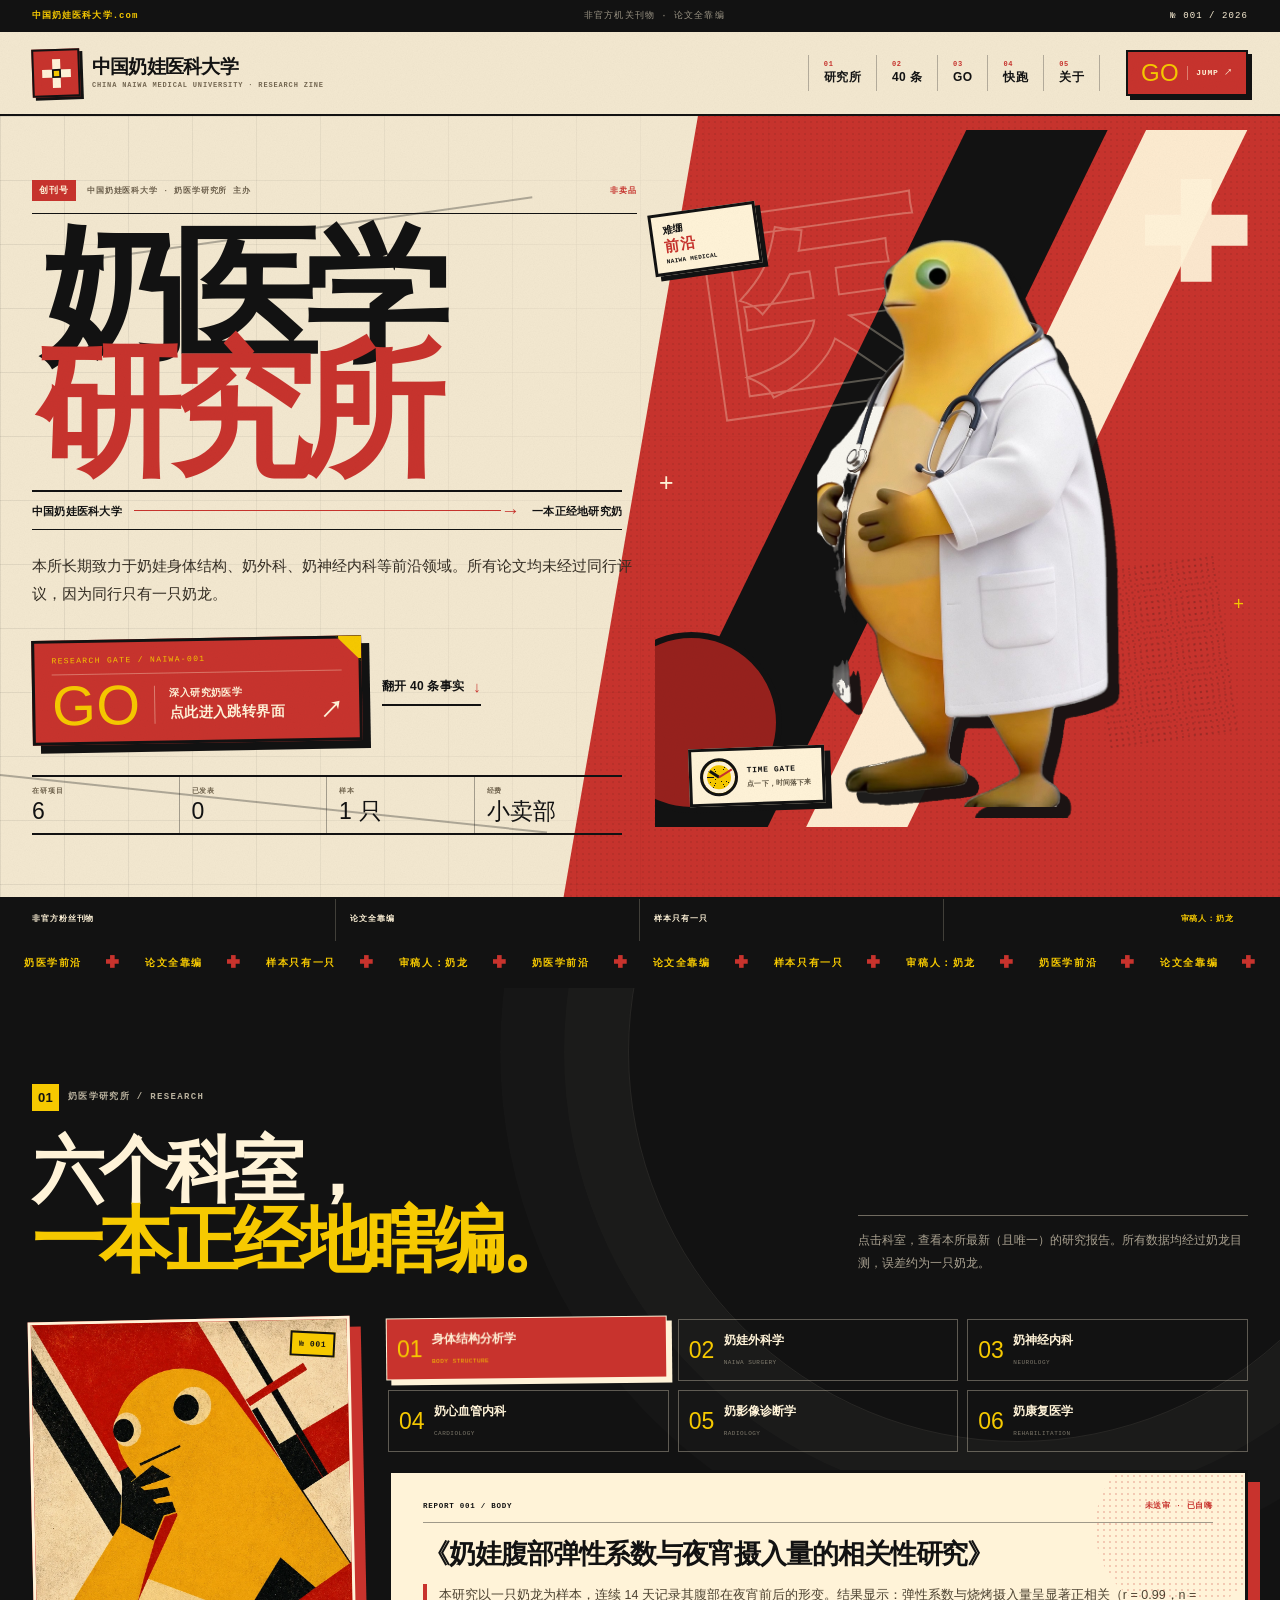
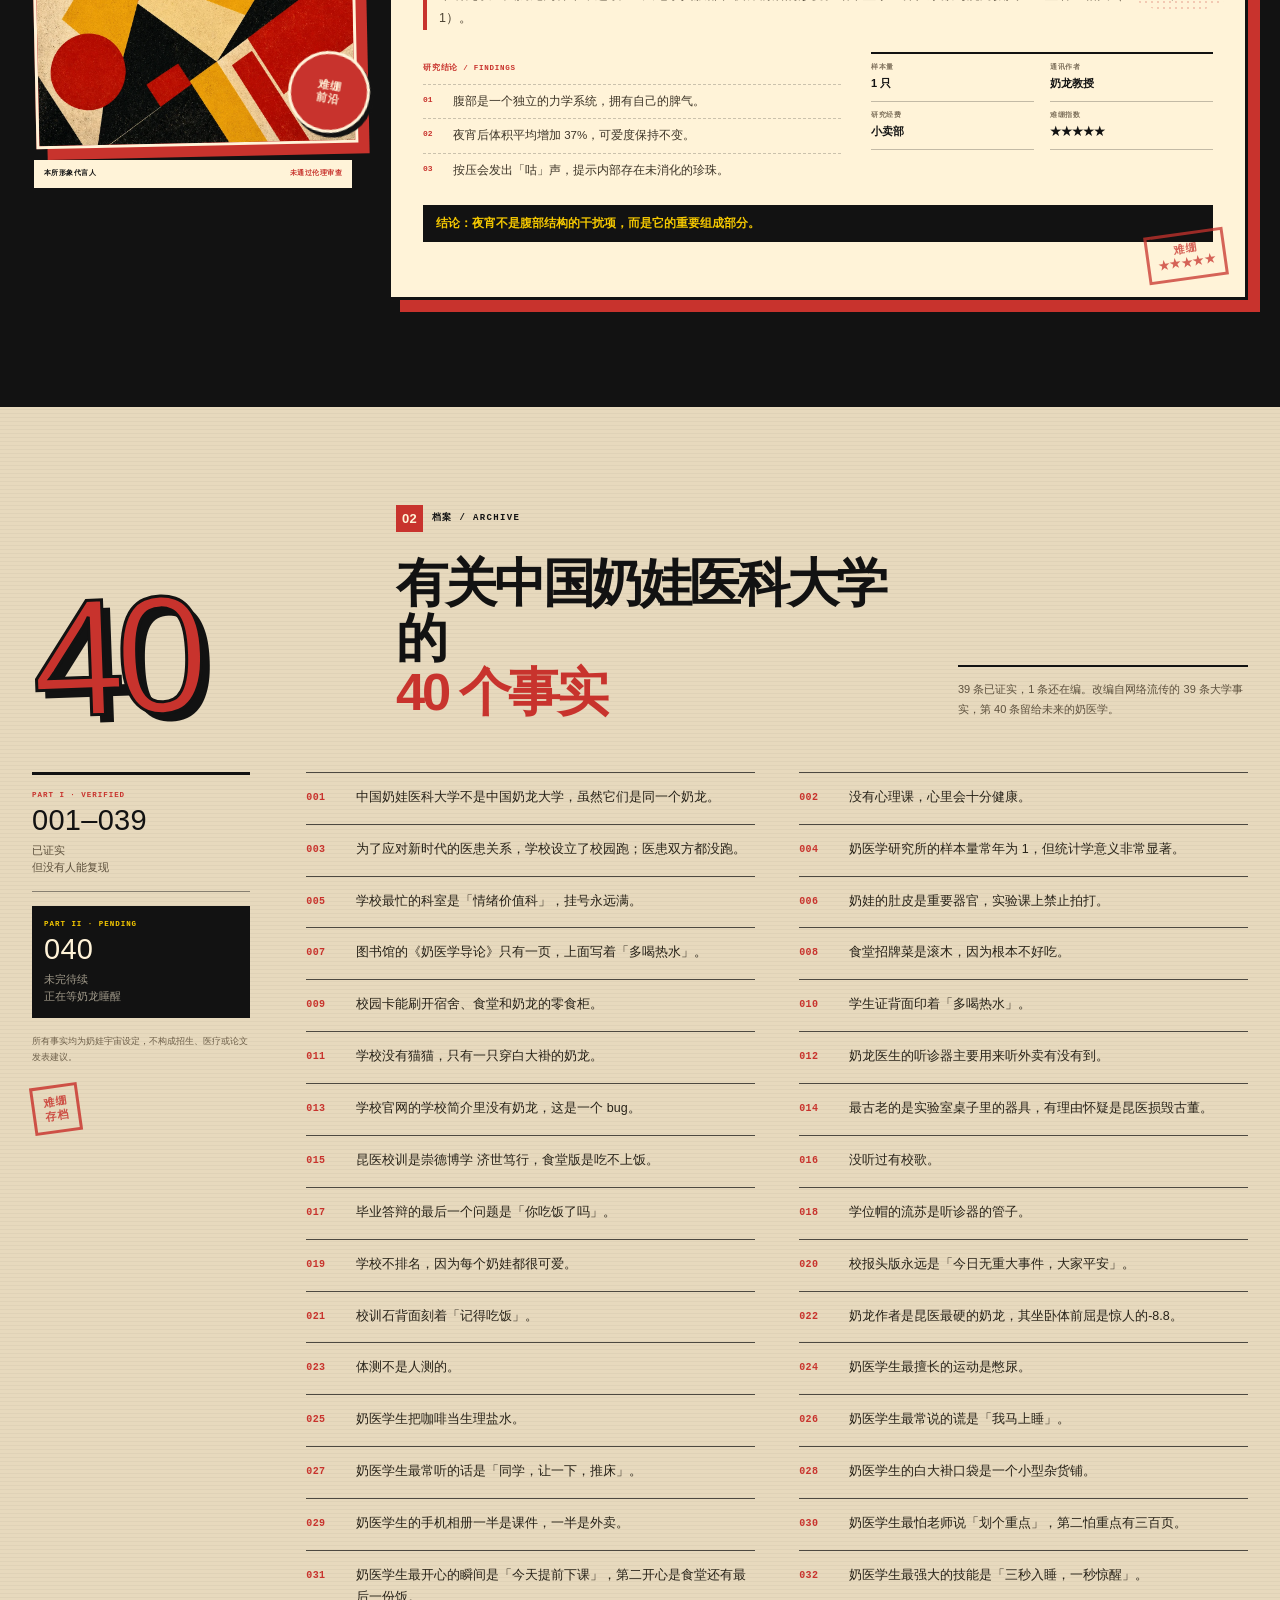
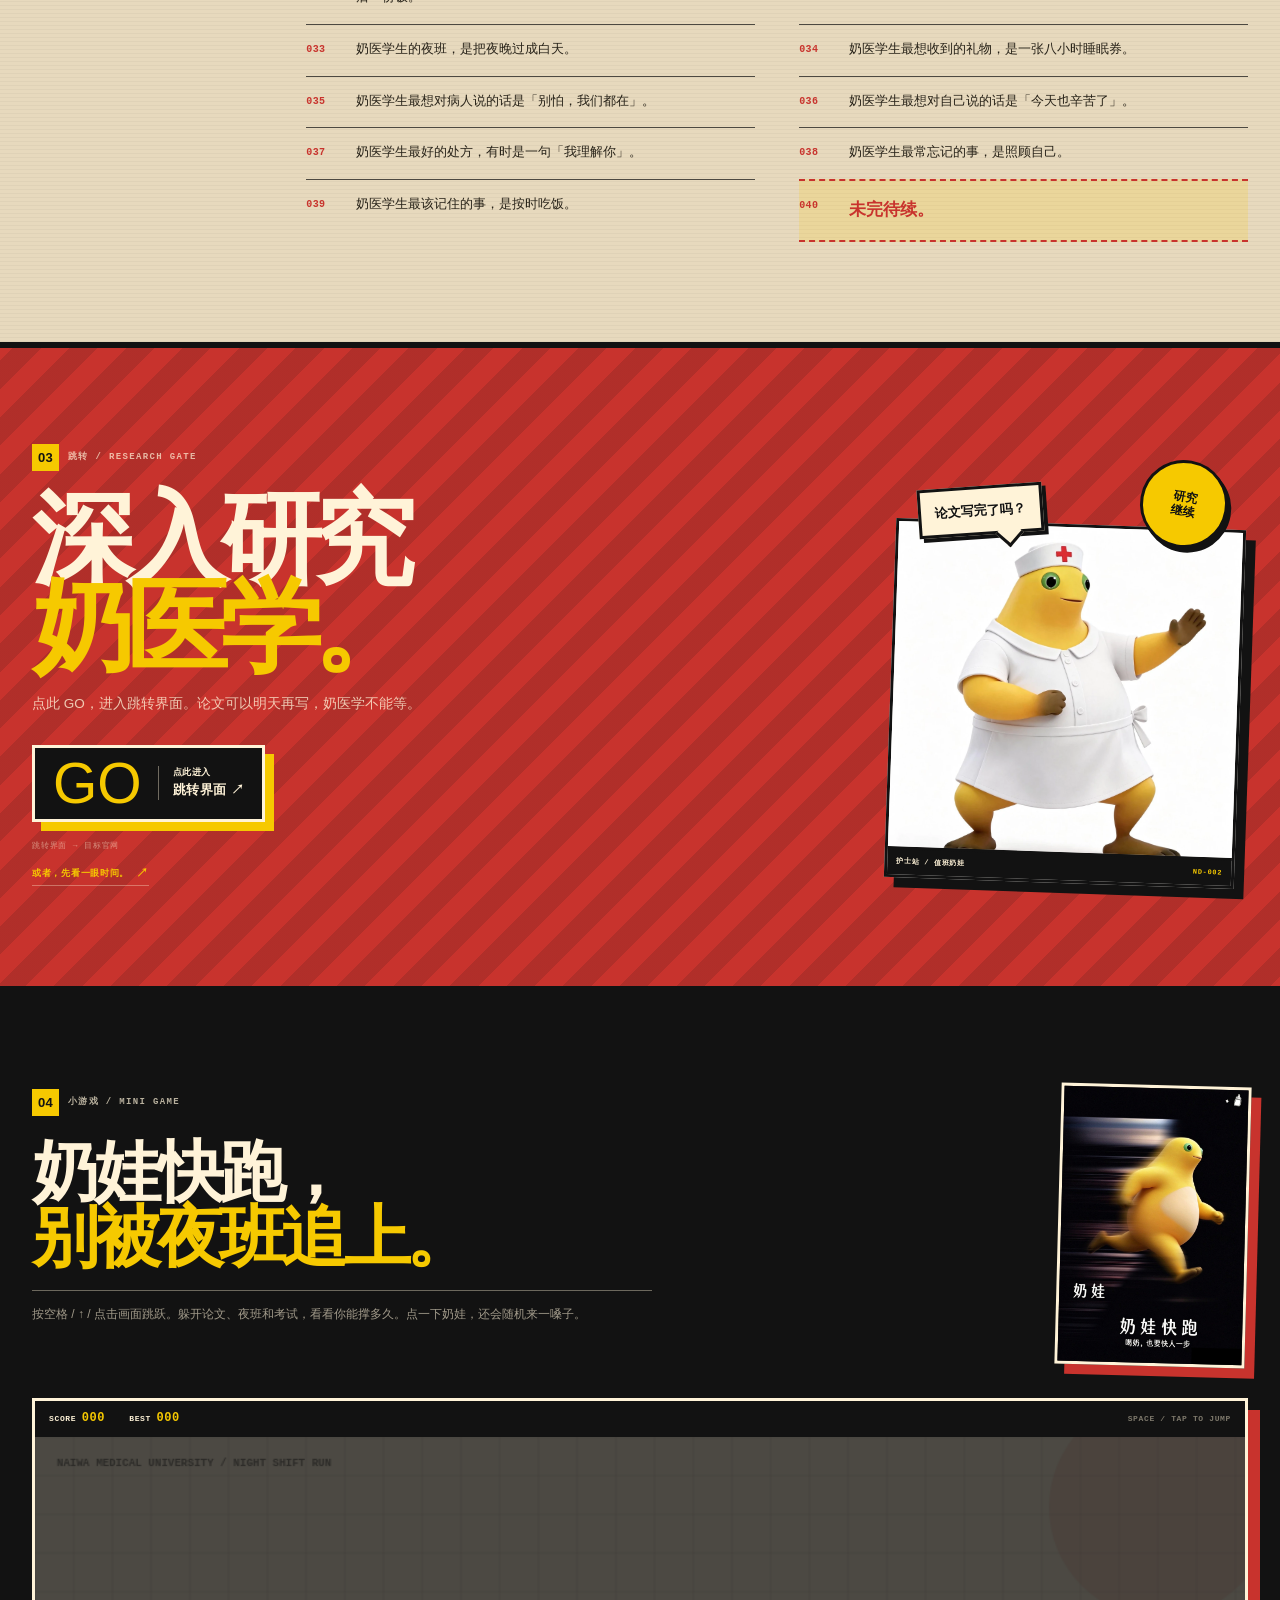
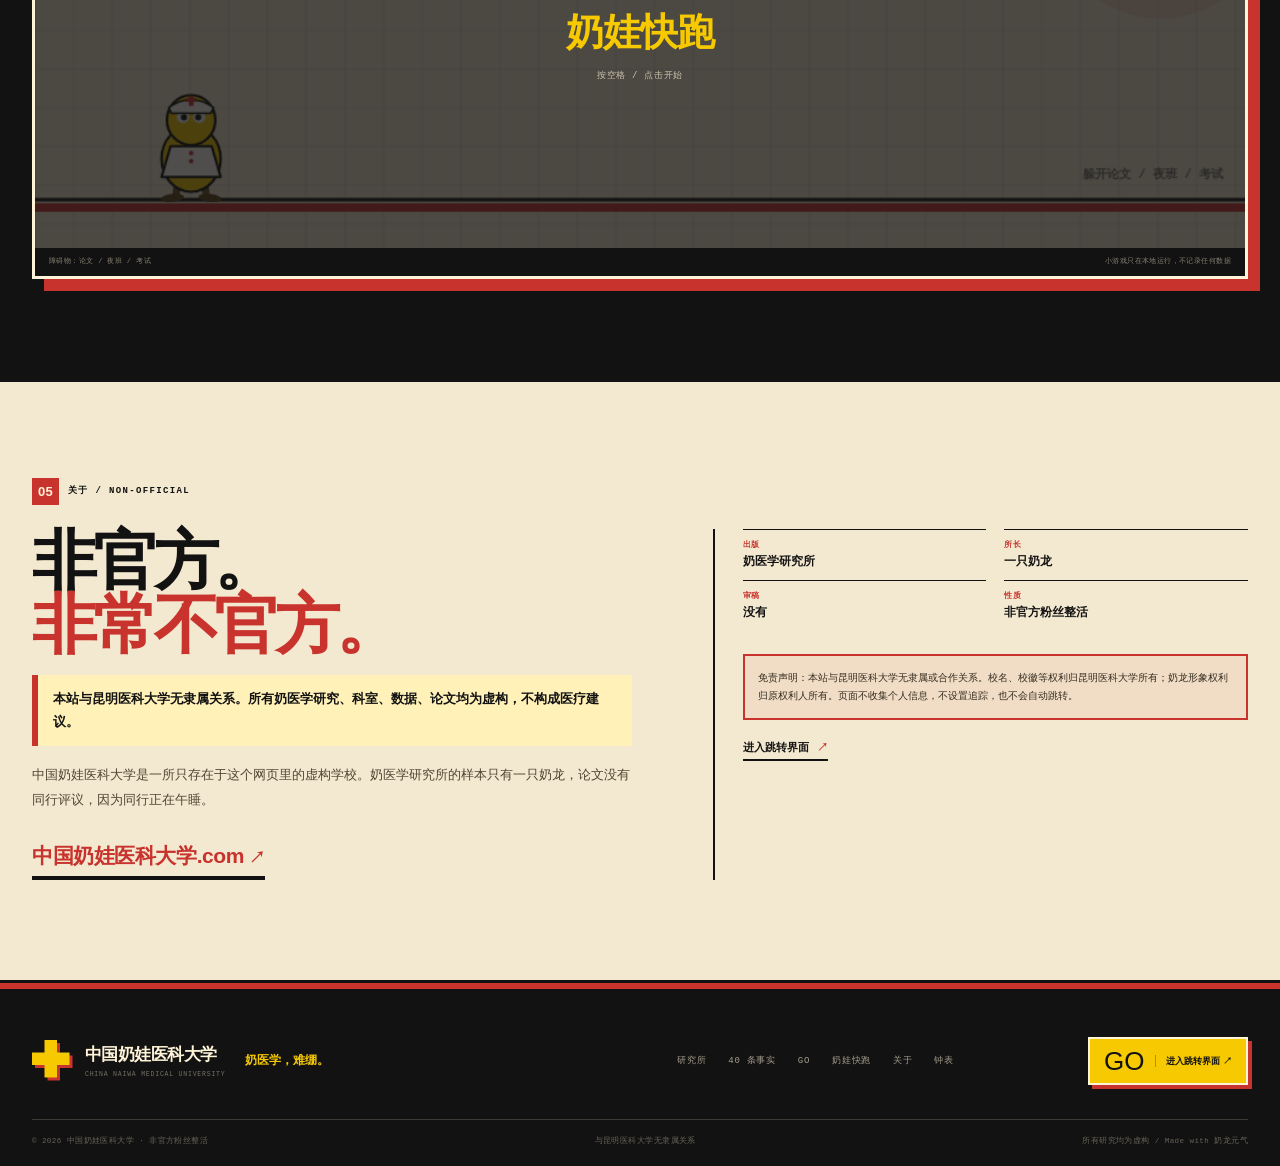
<file: index.html>
<!DOCTYPE html>
<html lang="zh-CN">
<head>
  <meta charset="UTF-8">
  <meta name="viewport" content="width=device-width, initial-scale=1.0">
  <title>中国奶娃医科大学｜奶医学研究所</title>
  <meta name="description" content="中国奶娃医科大学奶医学研究所：身体结构分析学、奶娃外科学、奶神经内科等六个科室，论文全靠编，样本只有一只奶龙。">
  <meta name="theme-color" content="#C8332D">
  <link rel="canonical" href="https://xn--fiq06jptdmvcilg2ac5e371h.com/">
  <meta property="og:type" content="website">
  <meta property="og:title" content="中国奶娃医科大学｜奶医学研究所">
  <meta property="og:description" content="六个科室，一本正经地瞎编。所有论文均未经过同行评议，因为同行只有一只奶龙。">
  <meta property="og:url" content="https://xn--fiq06jptdmvcilg2ac5e371h.com/">
  <meta property="og:site_name" content="中国奶娃医科大学">
  <meta property="og:image" content="https://xn--fiq06jptdmvcilg2ac5e371h.com/assets/og-cover.jpg">
  <meta property="og:image:width" content="1200">
  <meta property="og:image:height" content="630">
  <meta property="og:image:alt" content="中国奶娃医科大学奶医学研究所">
  <meta property="og:locale" content="zh_CN">
  <meta name="twitter:card" content="summary_large_image">
  <meta name="twitter:title" content="中国奶娃医科大学｜奶医学研究所">
  <meta name="twitter:description" content="六个科室，一本正经地瞎编。样本只有一只奶龙。">
  <meta name="twitter:image" content="https://xn--fiq06jptdmvcilg2ac5e371h.com/assets/og-cover.jpg">
  <link rel="icon" href="assets/favicon.svg" type="image/svg+xml">
  <link rel="preload" href="assets/naiwa-doctor.png" as="image" type="image/png">
  <link rel="stylesheet" href="styles.css?v=20261118b">
  <link rel="stylesheet" href="timegate.css?v=20261118b">
  <link rel="preload" href="assets/timegate/fair.webp" as="image" type="image/webp">
  <link rel="preload" href="assets/timegate/pop.webp" as="image" type="image/webp">
  <link rel="preload" href="assets/timegate/lying.webp" as="image" type="image/webp">
  <link rel="preload" href="assets/timegate/sitting.webp" as="image" type="image/webp">
</head>
<body>
  <a class="skip-link" href="#main">跳到主要内容</a>
  <div class="print-grain" aria-hidden="true"></div>

  <div class="intro-wipe" aria-hidden="true">
    <span class="wipe-panel wipe-panel--black"></span>
    <span class="wipe-panel wipe-panel--red"></span>
    <span class="wipe-panel wipe-panel--cream"></span>
    <div class="wipe-copy">NAIWA MEDICAL<br>RESEARCH INSTITUTE</div>
  </div>

  <div class="masthead-strip">
    <div class="container strip-inner">
      <span class="strip-domain">中国奶娃医科大学.com</span>
      <span class="strip-mid">非官方机关刊物 · 论文全靠编</span>
      <span>№ 001 / 2026</span>
    </div>
  </div>

  <header class="masthead" id="top">
    <div class="container masthead-inner">
      <a class="brand" href="#top" aria-label="中国奶娃医科大学首页">
        <span class="brand-mark" aria-hidden="true">
          <svg viewBox="0 0 48 48">
            <path d="M24 8v32M8 24h32" fill="none" stroke="#FFF3D8" stroke-width="9"/>
            <rect x="20" y="20" width="8" height="8" fill="#F6C900" stroke="#121212" stroke-width="2"/>
          </svg>
        </span>
        <span class="brand-copy">
          <strong>中国奶娃医科大学</strong>
          <small>CHINA NAIWA MEDICAL UNIVERSITY · RESEARCH ZINE</small>
        </span>
      </a>

      <nav class="nav" aria-label="主导航">
        <a href="#research"><span>01</span>研究所</a>
        <a href="#facts"><span>02</span>40 条</a>
        <a href="#go"><span>03</span>GO</a>
        <a href="#game"><span>04</span>快跑</a>
        <a href="#about"><span>05</span>关于</a>
      </nav>

      <div class="masthead-actions">
        <a class="go-head" href="exit.html" data-go aria-label="GO，进入跳转界面">
          <span>GO</span>
          <small>JUMP ↗</small>
        </a>
        <button class="menu-toggle" type="button" aria-expanded="false" aria-controls="mobileMenu">
          <span></span><span></span><span></span>
          <span class="sr-only">打开菜单</span>
        </button>
      </div>
    </div>

    <div class="mobile-menu" id="mobileMenu">
      <div class="container">
        <nav aria-label="移动端导航">
          <a href="#research"><span>01</span>研究所 <b>↗</b></a>
          <a href="#facts"><span>02</span>40 条事实 <b>↗</b></a>
          <a href="#go"><span>03</span>GO <b>↗</b></a>
          <a href="#game"><span>04</span>奶娃快跑 <b>↗</b></a>
          <a href="#about"><span>05</span>关于 <b>↗</b></a>
        </nav>
        <p class="mobile-note">非官方粉丝整活站 · 所有研究均为虚构</p>
      </div>
    </div>
  </header>

  <main id="main">
    <section class="poster" aria-labelledby="posterTitle">
      <div class="poster-wedge" aria-hidden="true"></div>
      <div class="poster-grid-lines" aria-hidden="true"></div>
      <div class="poster-rule poster-rule--one" aria-hidden="true"></div>
      <div class="poster-rule poster-rule--two" aria-hidden="true"></div>

      <div class="container poster-grid">
        <div class="poster-copy">
          <div class="issue-line">
            <span class="issue-tag">创刊号</span>
            <span>中国奶娃医科大学 · 奶医学研究所 主办</span>
            <span class="issue-nonfree">非卖品</span>
          </div>

          <h1 id="posterTitle">
            <span class="line">奶医学</span>
            <span class="line line-red">研究所<span class="title-dot">。</span></span>
          </h1>

          <div class="route-line">
            <span>中国奶娃医科大学</span>
            <span class="route-arrow" aria-hidden="true"><i></i><b>→</b></span>
            <span>一本正经地研究奶</span>
          </div>

          <p class="lede">本所长期致力于奶娃身体结构、奶外科、奶神经内科等前沿领域。所有论文均未经过同行评议，因为同行只有一只奶龙。</p>

          <div class="hero-actions">
            <a class="launch" href="exit.html" data-go aria-label="GO，深入研究奶医学并进入跳转界面">
              <span class="launch-tag">RESEARCH GATE / NAIWA-001</span>
              <span class="launch-main">
                <b>GO</b>
                <span>深入研究奶医学<br><strong>点此进入跳转界面</strong></span>
              </span>
              <span class="launch-arrow" aria-hidden="true">↗</span>
            </a>
            <a class="text-cta" href="#facts">翻开 40 条事实 <span aria-hidden="true">↓</span></a>
          </div>

          <dl class="school-data">
            <div><dt>在研项目</dt><dd>6</dd></div>
            <div><dt>已发表</dt><dd>0</dd></div>
            <div><dt>样本</dt><dd>1 只</dd></div>
            <div><dt>经费</dt><dd>小卖部</dd></div>
          </dl>
        </div>

        <div class="poster-art">
          <div class="art-geometry" aria-hidden="true">
            <span class="geo geo--black"></span>
            <span class="geo geo--cream"></span>
            <span class="geo geo--circle"></span>
            <span class="geo geo--cross"></span>
            <span class="geo geo--glyph">医</span>
            <span class="geo geo--dots"></span>
          </div>

          <div class="art-stamp" aria-hidden="true">难绷<br><b>前沿</b><small>NAIWA MEDICAL</small></div>

          <img class="doctor-cutout" src="assets/naiwa-doctor.png" alt="穿白大褂、挂听诊器的奶娃医生" width="611" height="1190" data-naiwa-sound tabindex="0" role="button" aria-label="点击奶娃医生播放声音" title="点一下，有声音">

          <button class="time-emblem" type="button" data-timegate aria-label="打开时间门">
            <span class="time-emblem__clock" aria-hidden="true"></span>
            <span class="time-emblem__copy"><b>TIME GATE</b><small>点一下，时间落下来</small></span>
          </button>
          <span class="art-plus art-plus--one" aria-hidden="true">+</span>
          <span class="art-plus art-plus--two" aria-hidden="true">+</span>
        </div>
      </div>

      <div class="poster-foot">
        <div class="container">
          <span>非官方粉丝刊物</span>
          <span>论文全靠编</span>
          <span>样本只有一只</span>
          <span class="poster-foot-last">审稿人：奶龙</span>
        </div>
      </div>
    </section>

    <div class="banner" aria-hidden="true">
      <div class="banner-track">
        <span>奶医学前沿</span><i>✚</i><span>论文全靠编</span><i>✚</i><span>样本只有一只</span><i>✚</i><span>审稿人：奶龙</span><i>✚</i>
        <span>奶医学前沿</span><i>✚</i><span>论文全靠编</span><i>✚</i><span>样本只有一只</span><i>✚</i><span>审稿人：奶龙</span><i>✚</i>
        <span>奶医学前沿</span><i>✚</i><span>论文全靠编</span><i>✚</i><span>样本只有一只</span><i>✚</i><span>审稿人：奶龙</span><i>✚</i>
      </div>
      <p class="sr-only">奶医学前沿，论文全靠编，样本只有一只，审稿人是奶龙。</p>
    </div>

    <section class="research" id="research" aria-labelledby="researchTitle">
      <div class="container">
        <div class="research-head">
          <div>
            <div class="section-tag section-tag--light"><span>01</span> 奶医学研究所 / RESEARCH</div>
            <h2 id="researchTitle">六个科室，<br><em>一本正经地瞎编。</em></h2>
          </div>
          <p>点击科室，查看本所最新（且唯一）的研究报告。所有数据均经过奶龙目测，误差约为一只奶龙。</p>
        </div>

        <div class="research-grid">
          <aside class="research-poster">
            <div class="poster-frame">
              <img src="assets/constructivist-illustration.webp" alt="构成主义风格的奶娃研究所海报" width="1000" height="1333">
              <span class="poster-corner" aria-hidden="true">№ 001</span>
            </div>
            <div class="poster-caption">
              <span>本所形象代言人</span>
              <b>未通过伦理审查</b>
            </div>
            <span class="poster-stamp" aria-hidden="true">难绷<br>前沿</span>
          </aside>

          <div class="research-main">
            <div class="lab-tabs" role="tablist" aria-label="奶医学研究所科室">
              <button class="lab-tab is-active" id="tab-body" role="tab" aria-selected="true" aria-controls="panel-body" data-lab="body">
                <span>01</span><strong>身体结构分析学</strong><small>BODY STRUCTURE</small>
              </button>
              <button class="lab-tab" id="tab-surgery" role="tab" aria-selected="false" aria-controls="panel-surgery" data-lab="surgery" tabindex="-1">
                <span>02</span><strong>奶娃外科学</strong><small>NAIWA SURGERY</small>
              </button>
              <button class="lab-tab" id="tab-neuro" role="tab" aria-selected="false" aria-controls="panel-neuro" data-lab="neuro" tabindex="-1">
                <span>03</span><strong>奶神经内科</strong><small>NEUROLOGY</small>
              </button>
              <button class="lab-tab" id="tab-cardio" role="tab" aria-selected="false" aria-controls="panel-cardio" data-lab="cardio" tabindex="-1">
                <span>04</span><strong>奶心血管内科</strong><small>CARDIOLOGY</small>
              </button>
              <button class="lab-tab" id="tab-radio" role="tab" aria-selected="false" aria-controls="panel-radio" data-lab="radio" tabindex="-1">
                <span>05</span><strong>奶影像诊断学</strong><small>RADIOLOGY</small>
              </button>
              <button class="lab-tab" id="tab-rehab" role="tab" aria-selected="false" aria-controls="panel-rehab" data-lab="rehab" tabindex="-1">
                <span>06</span><strong>奶康复医学</strong><small>REHABILITATION</small>
              </button>
            </div>

            <div class="lab-panels">
              <article class="lab-panel is-active" id="panel-body" role="tabpanel" aria-labelledby="tab-body" tabindex="0" data-panel="body">
                <div class="lab-top"><span>REPORT 001 / BODY</span><b>未送审 · 已自嗨</b></div>
                <h3>《奶娃腹部弹性系数与夜宵摄入量的相关性研究》</h3>
                <p class="lab-abstract">本研究以一只奶龙为样本，连续 14 天记录其腹部在夜宵前后的形变。结果显示：弹性系数与烧烤摄入量呈显著正相关（r = 0.99，n = 1）。</p>
                <div class="lab-body">
                  <div class="lab-findings">
                    <h4>研究结论 / FINDINGS</h4>
                    <ol>
                      <li>腹部是一个独立的力学系统，拥有自己的脾气。</li>
                      <li>夜宵后体积平均增加 37%，可爱度保持不变。</li>
                      <li>按压会发出「咕」声，提示内部存在未消化的珍珠。</li>
                    </ol>
                  </div>
                  <dl class="lab-meta">
                    <div><dt>样本量</dt><dd>1 只</dd></div>
                    <div><dt>通讯作者</dt><dd>奶龙教授</dd></div>
                    <div><dt>研究经费</dt><dd>小卖部</dd></div>
                    <div><dt>难绷指数</dt><dd>★★★★★</dd></div>
                  </dl>
                </div>
                <div class="lab-conclusion">结论：夜宵不是腹部结构的干扰项，而是它的重要组成部分。</div>
                <span class="lab-stamp" aria-hidden="true">难绷<br>★★★★★</span>
              </article>

              <article class="lab-panel" id="panel-surgery" role="tabpanel" aria-labelledby="tab-surgery" tabindex="0" data-panel="surgery" hidden>
                <div class="lab-top"><span>REPORT 002 / SURGERY</span><b>未送审 · 已自嗨</b></div>
                <h3>《白大褂穿脱时间与查房迟到率的临床观察》</h3>
                <p class="lab-abstract">对一只奶龙进行 30 次穿脱实验，发现第三颗扣子永远扣错，且袖口会神秘地沾上奶茶。本研究未设置对照组，因为另一只奶龙拒绝参加。</p>
                <div class="lab-body">
                  <div class="lab-findings">
                    <h4>研究结论 / FINDINGS</h4>
                    <ol>
                      <li>穿反概率 62%，但本人坚持这是「新款」。</li>
                      <li>口袋里的糖可以显著降低手术紧张，也可以显著降低糖的存量。</li>
                      <li>缝合练习建议使用面条，成功率高且可食用。</li>
                    </ol>
                  </div>
                  <dl class="lab-meta">
                    <div><dt>术式</dt><dd>白大褂穿脱</dd></div>
                    <div><dt>主刀</dt><dd>奶龙医生</dd></div>
                    <div><dt>麻醉</dt><dd>不需要</dd></div>
                    <div><dt>并发症</dt><dd>可爱</dd></div>
                  </dl>
                </div>
                <div class="lab-conclusion">结论：只要扣子扣错得足够自信，它就是新的手术衣设计。</div>
                <span class="lab-stamp" aria-hidden="true">难绷<br>★★★★☆</span>
              </article>

              <article class="lab-panel" id="panel-neuro" role="tabpanel" aria-labelledby="tab-neuro" tabindex="0" data-panel="neuro" hidden>
                <div class="lab-top"><span>REPORT 003 / NEURO</span><b>未送审 · 已自嗨</b></div>
                <h3>《「再睡五分钟」反射的神经通路研究》</h3>
                <p class="lab-abstract">闹钟响后，奶龙大脑会分泌一种暂命名为「再睡一会」的神经递质，使理智暂时离线。该递质在周末浓度最高，周一最低。</p>
                <div class="lab-body">
                  <div class="lab-findings">
                    <h4>研究结论 / FINDINGS</h4>
                    <ol>
                      <li>反射弧完全绕过理智中枢。</li>
                      <li>半衰期约 5 分钟，但可以无限续杯。</li>
                      <li>咖啡因只能阻断 30%，剩下 70% 靠护士站电话。</li>
                    </ol>
                  </div>
                  <dl class="lab-meta">
                    <div><dt>样本量</dt><dd>1 只</dd></div>
                    <div><dt>脑电图</dt><dd>全是波浪线</dd></div>
                    <div><dt>治疗方案</dt><dd>掀被子</dd></div>
                    <div><dt>难绷指数</dt><dd>★★★★★</dd></div>
                  </dl>
                </div>
                <div class="lab-conclusion">结论：不是奶龙起不来，是神经递质不让它起来。</div>
                <span class="lab-stamp" aria-hidden="true">难绷<br>★★★★★</span>
              </article>

              <article class="lab-panel" id="panel-cardio" role="tabpanel" aria-labelledby="tab-cardio" tabindex="0" data-panel="cardio" hidden>
                <div class="lab-top"><span>REPORT 004 / CARDIO</span><b>未送审 · 已自嗨</b></div>
                <h3>《食堂开门时奶娃心率变化的超声研究》</h3>
                <p class="lab-abstract">当糖醋排骨出现时，奶娃心率在 3 秒内达到峰值，堪比百米冲刺。该现象在周五下午尤为明显，提示食堂可能是隐藏的心血管应激源。</p>
                <div class="lab-body">
                  <div class="lab-findings">
                    <h4>研究结论 / FINDINGS</h4>
                    <ol>
                      <li>心动周期与菜单丰富度呈正相关。</li>
                      <li>建议食堂实行限流，或提前公布菜单。</li>
                      <li>听诊器可临时充当饭勺，但不建议写进指南。</li>
                    </ol>
                  </div>
                  <dl class="lab-meta">
                    <div><dt>心率</dt><dd>120 → 180</dd></div>
                    <div><dt>诱因</dt><dd>糖醋排骨</dd></div>
                    <div><dt>预后</dt><dd>吃完就好</dd></div>
                    <div><dt>难绷指数</dt><dd>★★★★☆</dd></div>
                  </dl>
                </div>
                <div class="lab-conclusion">结论：食堂不是心内科的竞争对手，是它的上游科室。</div>
                <span class="lab-stamp" aria-hidden="true">难绷<br>★★★★☆</span>
              </article>

              <article class="lab-panel" id="panel-radio" role="tabpanel" aria-labelledby="tab-radio" tabindex="0" data-panel="radio" hidden>
                <div class="lab-top"><span>REPORT 005 / RADIO</span><b>未送审 · 已自嗨</b></div>
                <h3>《奶娃影像中的「可爱伪影」分析》</h3>
                <p class="lab-abstract">所有影像均出现无法解释的圆脸伪影，技师怀疑是奶龙趴在机器上。多次重拍后，伪影仍在，且位置随奶龙的午睡姿势变化。</p>
                <div class="lab-body">
                  <div class="lab-findings">
                    <h4>研究结论 / FINDINGS</h4>
                    <ol>
                      <li>伪影呈黄色，边界清晰，自带高光。</li>
                      <li>CT 值约等于布丁，MRI 显示它正在想你。</li>
                      <li>建议检查前先给奶龙一颗糖，伪影会自行离开。</li>
                    </ol>
                  </div>
                  <dl class="lab-meta">
                    <div><dt>设备</dt><dd>借的</dd></div>
                    <div><dt>胶片</dt><dd>0 张</dd></div>
                    <div><dt>诊断</dt><dd>可爱</dd></div>
                    <div><dt>报告</dt><dd>写不完</dd></div>
                  </dl>
                </div>
                <div class="lab-conclusion">结论：影像科最大的伪影，是那只不肯离开的奶龙。</div>
                <span class="lab-stamp" aria-hidden="true">难绷<br>★★★★☆</span>
              </article>

              <article class="lab-panel" id="panel-rehab" role="tabpanel" aria-labelledby="tab-rehab" tabindex="0" data-panel="rehab" hidden>
                <div class="lab-top"><span>REPORT 006 / REHAB</span><b>未送审 · 已自嗨</b></div>
                <h3>《夜班后恢复性午睡的最佳时长》</h3>
                <p class="lab-abstract">实验表明，午睡 20 分钟可以恢复 80% 的人类形态；超过 2 小时会退化成奶娃。该退化过程不可逆，但看起来比较可爱。</p>
                <div class="lab-body">
                  <div class="lab-findings">
                    <h4>研究结论 / FINDINGS</h4>
                    <ol>
                      <li>最佳时长 26 分钟，枕头高度 8 cm。</li>
                      <li>被叫醒时会出现起床气，建议由年资更高的奶龙叫醒。</li>
                      <li>咖啡不是康复手段，但它是信仰。</li>
                    </ol>
                  </div>
                  <dl class="lab-meta">
                    <div><dt>疗程</dt><dd>1 次</dd></div>
                    <div><dt>有效率</dt><dd>99%</dd></div>
                    <div><dt>复发率</dt><dd>100%</dd></div>
                    <div><dt>处方</dt><dd>睡吧</dd></div>
                  </dl>
                </div>
                <div class="lab-conclusion">结论：午睡不是偷懒，是奶娃的术后康复。</div>
                <span class="lab-stamp" aria-hidden="true">难绷<br>★★★★★</span>
              </article>
            </div>
          </div>
        </div>
      </div>
    </section>

    <section class="facts" id="facts" aria-labelledby="factsTitle">
      <div class="container">
        <div class="facts-head">
          <div class="facts-100" aria-hidden="true">40</div>
          <div class="facts-title">
            <div class="section-tag"><span>02</span> 档案 / ARCHIVE</div>
            <h2 id="factsTitle">有关中国奶娃医科大学的<br><em>40 个事实</em></h2>
          </div>
          <p class="facts-intro">39 条已证实，1 条还在编。改编自网络流传的 39 条大学事实，第 40 条留给未来的奶医学。</p>
        </div>

        <div class="facts-layout">
          <aside class="facts-aside">
            <div class="aside-block">
              <span>PART I · VERIFIED</span>
              <strong>001–039</strong>
              <p>已证实<br>但没有人能复现</p>
            </div>
            <div class="aside-block aside-block--dark">
              <span>PART II · PENDING</span>
              <strong>040</strong>
              <p>未完待续<br>正在等奶龙睡醒</p>
            </div>
            <p class="source-note">所有事实均为奶娃宇宙设定，不构成招生、医疗或论文发表建议。</p>
            <span class="aside-stamp" aria-hidden="true">难绷<br>存档</span>
          </aside>

          <div class="facts-body">
            <div class="fact-grid">
              <article class="fact"><span class="fact-num">001</span><p>中国奶娃医科大学不是中国奶龙大学，虽然它们是同一个奶龙。</p></article>
              <article class="fact"><span class="fact-num">002</span><p>没有心理课，心里会十分健康。</p></article>
              <article class="fact"><span class="fact-num">003</span><p>为了应对新时代的医患关系，学校设立了校园跑；医患双方都没跑。</p></article>
              <article class="fact"><span class="fact-num">004</span><p>奶医学研究所的样本量常年为 1，但统计学意义非常显著。</p></article>
              <article class="fact"><span class="fact-num">005</span><p>学校最忙的科室是「情绪价值科」，挂号永远满。</p></article>
              <article class="fact"><span class="fact-num">006</span><p>奶娃的肚皮是重要器官，实验课上禁止拍打。</p></article>
              <article class="fact"><span class="fact-num">007</span><p>图书馆的《奶医学导论》只有一页，上面写着「多喝热水」。</p></article>
              <article class="fact"><span class="fact-num">008</span><p>食堂招牌菜是滚木，因为根本不好吃。</p></article>
              <article class="fact"><span class="fact-num">009</span><p>校园卡能刷开宿舍、食堂和奶龙的零食柜。</p></article>
              <article class="fact"><span class="fact-num">010</span><p>学生证背面印着「多喝热水」。</p></article>
              <article class="fact"><span class="fact-num">011</span><p>学校没有猫猫，只有一只穿白大褂的奶龙。</p></article>
              <article class="fact"><span class="fact-num">012</span><p>奶龙医生的听诊器主要用来听外卖有没有到。</p></article>
              <article class="fact"><span class="fact-num">013</span><p>学校官网的学校简介里没有奶龙，这是一个 bug。</p></article>
              <article class="fact"><span class="fact-num">014</span><p>最古老的是实验室桌子里的器具，有理由怀疑是昆医损毁古董。</p></article>
              <article class="fact"><span class="fact-num">015</span><p>昆医校训是崇德博学 济世笃行，食堂版是吃不上饭。</p></article>
              <article class="fact"><span class="fact-num">016</span><p>没听过有校歌。</p></article>
              <article class="fact"><span class="fact-num">017</span><p>毕业答辩的最后一个问题是「你吃饭了吗」。</p></article>
              <article class="fact"><span class="fact-num">018</span><p>学位帽的流苏是听诊器的管子。</p></article>
              <article class="fact"><span class="fact-num">019</span><p>学校不排名，因为每个奶娃都很可爱。</p></article>
              <article class="fact"><span class="fact-num">020</span><p>校报头版永远是「今日无重大事件，大家平安」。</p></article>
              <article class="fact"><span class="fact-num">021</span><p>校训石背面刻着「记得吃饭」。</p></article>
              <article class="fact"><span class="fact-num">022</span><p>奶龙作者是昆医最硬的奶龙，其坐卧体前屈是惊人的-8.8。</p></article>
              <article class="fact"><span class="fact-num">023</span><p>体测不是人测的。</p></article>
              <article class="fact"><span class="fact-num">024</span><p>奶医学生最擅长的运动是憋尿。</p></article>
              <article class="fact"><span class="fact-num">025</span><p>奶医学生把咖啡当生理盐水。</p></article>
              <article class="fact"><span class="fact-num">026</span><p>奶医学生最常说的谎是「我马上睡」。</p></article>
              <article class="fact"><span class="fact-num">027</span><p>奶医学生最常听的话是「同学，让一下，推床」。</p></article>
              <article class="fact"><span class="fact-num">028</span><p>奶医学生的白大褂口袋是一个小型杂货铺。</p></article>
              <article class="fact"><span class="fact-num">029</span><p>奶医学生的手机相册一半是课件，一半是外卖。</p></article>
              <article class="fact"><span class="fact-num">030</span><p>奶医学生最怕老师说「划个重点」，第二怕重点有三百页。</p></article>
              <article class="fact"><span class="fact-num">031</span><p>奶医学生最开心的瞬间是「今天提前下课」，第二开心是食堂还有最后一份饭。</p></article>
              <article class="fact"><span class="fact-num">032</span><p>奶医学生最强大的技能是「三秒入睡，一秒惊醒」。</p></article>
              <article class="fact"><span class="fact-num">033</span><p>奶医学生的夜班，是把夜晚过成白天。</p></article>
              <article class="fact"><span class="fact-num">034</span><p>奶医学生最想收到的礼物，是一张八小时睡眠券。</p></article>
              <article class="fact"><span class="fact-num">035</span><p>奶医学生最想对病人说的话是「别怕，我们都在」。</p></article>
              <article class="fact"><span class="fact-num">036</span><p>奶医学生最想对自己说的话是「今天也辛苦了」。</p></article>
              <article class="fact"><span class="fact-num">037</span><p>奶医学生最好的处方，有时是一句「我理解你」。</p></article>
              <article class="fact"><span class="fact-num">038</span><p>奶医学生最常忘记的事，是照顾自己。</p></article>
              <article class="fact"><span class="fact-num">039</span><p>奶医学生最该记住的事，是按时吃饭。</p></article>
              <article class="fact fact--blank"><span class="fact-num">040</span><p>未完待续。</p></article>
            </div>
          </div>
        </div>
      </div>
    </section>

    <section class="go-section" id="go" aria-labelledby="goTitle">
      <div class="go-stripes" aria-hidden="true"></div>
      <div class="container go-grid">
        <div class="go-copy">
          <div class="section-tag section-tag--light"><span>03</span> 跳转 / RESEARCH GATE</div>
          <h2 id="goTitle">深入研究<br><em>奶医学。</em></h2>
          <p>点此 GO，进入跳转界面。论文可以明天再写，奶医学不能等。</p>
          <a class="research-go" href="exit.html" data-go aria-label="GO，深入研究奶医学并进入跳转界面">
            <span class="research-go-word">GO</span>
            <span class="research-go-copy">点此进入<br><strong>跳转界面 ↗</strong></span>
          </a>
          <p class="go-note">跳转界面 → 目标官网</p>
          <a class="clock-entry" href="clock.html" data-timegate>或者，先看一眼时间。 <span>↗</span></a>
        </div>
        <div class="go-art">
          <span class="go-stamp" aria-hidden="true">研究<br>继续</span>
          <div class="go-bubble">论文写完了吗？</div>
          <figure class="nurse-card" data-naiwa-sound tabindex="0" role="button" aria-label="点击奶娃护士播放声音" title="点一下，有声音">
            <img src="assets/naiwa-nurse-card.png" alt="戴护士帽、穿护士服的奶娃护士" width="1000" height="944">
            <figcaption><span>护士站 / 值班奶娃</span><b>ND-002</b></figcaption>
          </figure>
        </div>
      </div>
    </section>

    <section class="game-section" id="game" aria-labelledby="gameTitle">
      <div class="container">
        <div class="game-head">
          <div class="game-head-copy">
            <div class="section-tag section-tag--light"><span>04</span> 小游戏 / MINI GAME</div>
            <h2 id="gameTitle">奶娃快跑，<br><em>别被夜班追上。</em></h2>
            <p class="game-intro">按空格 / ↑ / 点击画面跳跃。躲开论文、夜班和考试，看看你能撑多久。点一下奶娃，还会随机来一嗓子。</p>
          </div>
          <figure class="game-poster" data-naiwa-sound tabindex="0" role="button" aria-label="奶娃快跑海报，点击播放声音" title="点一下，有声音">
            <img src="assets/naiwa-run-poster.jpg" alt="奶娃在夜色中奔跑的海报" width="1280" height="1915">
          </figure>
        </div>

        <div class="game-frame">
          <div class="game-hud">
            <span>SCORE <b id="gameScore">000</b></span>
            <span>BEST <b id="gameBest">000</b></span>
            <span class="game-hint">SPACE / TAP TO JUMP</span>
          </div>
          <div class="game-canvas-wrap" id="gameWrap" tabindex="0" role="application" aria-label="奶娃快跑小游戏，按空格或点击跳跃">
            <canvas id="gameCanvas" width="1000" height="340"></canvas>
            <div class="game-start" id="gameStart">
              <strong>奶娃快跑</strong>
              <span>按空格 / 点击开始</span>
            </div>
            <div class="game-over" id="gameOver" hidden>
              <strong>被夜班抓住了。</strong>
              <span>按空格 / 点击重来</span>
            </div>
          </div>
          <div class="game-foot">
            <span>障碍物：论文 / 夜班 / 考试</span>
            <span>小游戏只在本地运行，不记录任何数据</span>
          </div>
        </div>
      </div>
    </section>

    <section class="about" id="about" aria-labelledby="aboutTitle">
      <div class="container">
        <div class="section-tag"><span>05</span> 关于 / NON-OFFICIAL</div>
        <div class="about-grid">
          <div class="about-lead">
            <h2 id="aboutTitle">非官方。<br><em>非常不官方。</em></h2>
            <p class="about-warning">本站与昆明医科大学无隶属关系。所有奶医学研究、科室、数据、论文均为虚构，不构成医疗建议。</p>
            <p>中国奶娃医科大学是一所只存在于这个网页里的虚构学校。奶医学研究所的样本只有一只奶龙，论文没有同行评议，因为同行正在午睡。</p>
            <a class="about-domain" href="https://中国奶娃医科大学.com/">中国奶娃医科大学.com <span>↗</span></a>
          </div>
          <div class="about-side">
            <dl class="colophon">
              <div><dt>出版</dt><dd>奶医学研究所</dd></div>
              <div><dt>所长</dt><dd>一只奶龙</dd></div>
              <div><dt>审稿</dt><dd>没有</dd></div>
              <div><dt>性质</dt><dd>非官方粉丝整活</dd></div>
            </dl>
            <p class="disclaimer">免责声明：本站与昆明医科大学无隶属或合作关系。校名、校徽等权利归昆明医科大学所有；奶龙形象权利归原权利人所有。页面不收集个人信息，不设置追踪，也不会自动跳转。</p>
            <a class="official-link" href="exit.html" data-go>进入跳转界面 <span>↗</span></a>
          </div>
        </div>
      </div>
    </section>
  </main>

  <footer class="footer">
    <div class="container footer-top">
      <div class="footer-brand">
        <span class="footer-mark" aria-hidden="true">✚</span>
        <div>
          <strong>中国奶娃医科大学</strong>
          <small>CHINA NAIWA MEDICAL UNIVERSITY</small>
        </div>
        <p>奶医学，难绷。</p>
      </div>

      <div class="footer-links">
        <a href="#research">研究所</a>
        <a href="#facts">40 条事实</a>
        <a href="#go">GO</a>
        <a href="#game">奶娃快跑</a>
        <a href="#about">关于</a>
        <a href="clock.html" data-timegate>钟表</a>
      </div>

      <a class="footer-go" href="exit.html" data-go>
        GO <span>进入跳转界面 ↗</span>
      </a>
    </div>

    <div class="container footer-bottom">
      <span>© 2026 中国奶娃医科大学 · 非官方粉丝整活</span>
      <span>与昆明医科大学无隶属关系</span>
      <span>所有研究均为虚构 / Made with 奶龙元气</span>
    </div>
  </footer>

  <div class="timegate" id="timegate" hidden aria-hidden="true">
    <div class="timegate__panels">
      <div class="timegate__panel timegate__panel--left" id="timegateLeft">
        <div class="gate-image"></div>
        <div class="gate-image"></div>
      </div>
      <div class="timegate__panel timegate__panel--right" id="timegateRight">
        <div class="gate-image"></div>
        <div class="gate-image"></div>
      </div>
    </div>
    <div class="timegate__grain" aria-hidden="true"></div>
    <div class="timegate__frame" aria-hidden="true"></div>

    <div class="timegate__heading">
      <span class="timegate__kicker">TIME GATE / TEMPORAL RESEARCH</span>
      <h2>把时间<em>拧一下。</em></h2>
    </div>

    <div class="pendulum" id="timegatePendulum">
      <span class="pendulum__rope" aria-hidden="true"></span>
      <div class="pendulum__clock" id="timegateClock">
        <svg class="geo-clock" viewBox="0 0 600 600" role="img" aria-label="几何风格奶娃怀表">
          <circle cx="300" cy="300" r="284" fill="none" stroke="#121212" stroke-width="2" stroke-dasharray="1 13"/>
          <polygon points="300,10 445,48 552,155 590,300 552,445 445,552 300,590 155,552 48,445 10,300 48,155 155,48"
                   fill="#F3E8D0" stroke="#121212" stroke-width="10"/>
          <polygon points="300,42 429,76 524,171 558,300 524,429 429,524 300,558 171,524 76,429 42,300 76,171 171,76"
                   fill="none" stroke="#C8332D" stroke-width="4"/>
          <circle cx="300" cy="300" r="252" fill="#FFF3D8" stroke="#121212" stroke-width="8"/>
          <circle cx="300" cy="300" r="226" fill="none" stroke="#121212" stroke-width="2" stroke-dasharray="2 9"/>
          <path d="M300 300 L300 48 A252 252 0 0 1 552 300 Z" fill="#F6C900" opacity=".15"/>
          <path d="M300 300 L300 552 A252 252 0 0 1 48 300 Z" fill="#C8332D" opacity=".08"/>
          <circle cx="300" cy="300" r="236" fill="none" stroke="#C8332D" stroke-width="6"
                  stroke-dasharray="86 38" transform="rotate(-24 300 300)" opacity=".55"/>
          <g stroke="#121212" stroke-width="5" stroke-linecap="square">
            <line x1="300" y1="58" x2="300" y2="91" transform="rotate(0 300 300)"/>
            <line x1="300" y1="58" x2="300" y2="84" transform="rotate(30 300 300)"/>
            <line x1="300" y1="58" x2="300" y2="84" transform="rotate(60 300 300)"/>
            <line x1="300" y1="58" x2="300" y2="91" transform="rotate(90 300 300)"/>
            <line x1="300" y1="58" x2="300" y2="84" transform="rotate(120 300 300)"/>
            <line x1="300" y1="58" x2="300" y2="84" transform="rotate(150 300 300)"/>
            <line x1="300" y1="58" x2="300" y2="91" transform="rotate(180 300 300)"/>
            <line x1="300" y1="58" x2="300" y2="84" transform="rotate(210 300 300)"/>
            <line x1="300" y1="58" x2="300" y2="84" transform="rotate(240 300 300)"/>
            <line x1="300" y1="58" x2="300" y2="91" transform="rotate(270 300 300)"/>
            <line x1="300" y1="58" x2="300" y2="84" transform="rotate(300 300 300)"/>
            <line x1="300" y1="58" x2="300" y2="84" transform="rotate(330 300 300)"/>
          </g>
          <g fill="#121212" font-family="Consolas, monospace" font-size="26" font-weight="700" text-anchor="middle">
            <text x="300" y="135">12</text>
            <text x="472" y="312">3</text>
            <text x="300" y="482">6</text>
            <text x="128" y="312">9</text>
          </g>
          <text x="300" y="218" fill="#6C5F4B" font-family="Consolas, monospace" font-size="8"
                font-weight="700" letter-spacing="3" text-anchor="middle">NAIWA / CAL. 001</text>
          <g class="tg-hand" id="tgHour">
            <polygon points="300,300 289,291 300,146 311,291" fill="#121212"/>
          </g>
          <g class="tg-hand" id="tgMinute">
            <polygon points="300,300 292,293 300,106 308,293" fill="#121212"/>
          </g>
          <g id="tgSecond">
            <line x1="300" y1="338" x2="300" y2="80" stroke="#C8332D" stroke-width="3"/>
            <circle cx="300" cy="338" r="5" fill="#C8332D"/>
          </g>
          <circle cx="300" cy="300" r="18" fill="#F6C900" stroke="#121212" stroke-width="7"/>
          <circle cx="300" cy="300" r="5" fill="#C8332D"/>
          <rect x="394" y="218" width="17" height="17" fill="#C8332D" transform="rotate(14 402 226)"/>
          <polygon points="300,48 288,73 312,73" fill="#121212"/>
          <polygon points="300,552 288,527 312,527" fill="#C8332D"/>
        </svg>
      </div>
    </div>

    <p class="timegate__status">钟摆校准中 / LEFT · RIGHT</p>
    <button class="timegate__skip" id="timegateSkip" type="button">跳过，直接进入 ↗</button>
    <button class="timegate__close" id="timegateClose" type="button" aria-label="关闭时间门">×</button>
  </div>

  <div class="toast" id="toast" role="status" aria-live="polite"></div>

  <div class="jump-overlay" id="jumpOverlay" aria-hidden="true">
    <span class="jump-panel jump-panel--black"></span>
    <span class="jump-panel jump-panel--red"></span>
    <span class="jump-panel jump-panel--cream"></span>
    <div class="jump-inner">
      <span class="jump-kicker">RESEARCH GATE · NAIWA-001</span>
      <h2>研究进入<br><em>下一阶段。</em></h2>
      <p id="jumpStatus">正在打开跳转界面…</p>
      <div class="jump-progress" aria-hidden="true"><span></span></div>
      <a class="jump-fallback" id="jumpFallback" href="exit.html">没有反应？点此进入跳转界面 ↗</a>
    </div>
  </div>

  <script src="script.js?v=20261118b"></script>
  <script src="timegate.js?v=20261118b"></script>
</body>
</html>
</file>
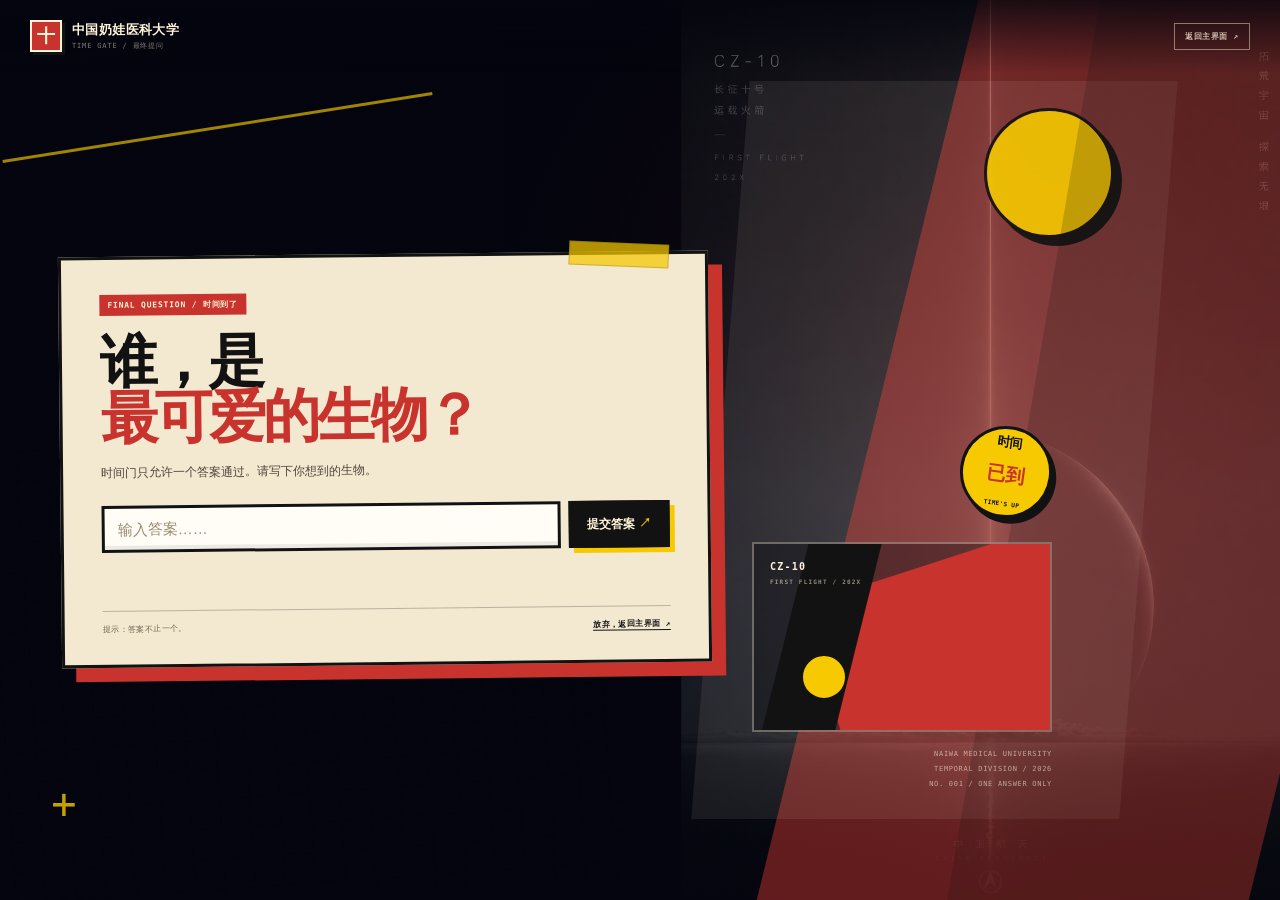
<file: clock.html>
<!DOCTYPE html>
<html lang="zh-CN">
<head>
  <meta charset="UTF-8">
  <meta name="viewport" content="width=device-width, initial-scale=1">
  <title>最终提问｜中国奶娃医科大学</title>
  <meta name="description" content="时间门最终提问：谁是最可爱的生物？">
  <meta name="theme-color" content="#080812">
  <link rel="icon" href="assets/favicon.svg" type="image/svg+xml">
  <link rel="preload" href="assets/space/cz10.webp" as="image" type="image/webp">
  <link rel="preload" href="assets/audio/andi.mp3" as="audio" type="audio/mpeg">
  <link rel="stylesheet" href="clock.css?v=20261118b">
</head>
<body class="question-page">

  <div class="cz10-bg" aria-hidden="true"></div>
  <div class="cz10-shade" aria-hidden="true"></div>

  <div class="page-geometry" aria-hidden="true">
    <span class="geo geo--red"></span>
    <span class="geo geo--cream"></span>
    <span class="geo geo--yellow"></span>
    <span class="geo geo--black"></span>
    <span class="geo geo--grid"></span>
    <span class="geo geo--cross">+</span>
    <span class="geo geo--line"></span>
  </div>

  <header class="clock-top">
    <a class="clock-brand" href="index.html" aria-label="返回中国奶娃医科大学首页">
      <span class="clock-brand__mark">十</span>
      <span>
        <strong>中国奶娃医科大学</strong>
        <small>TIME GATE / 最终提问</small>
      </span>
    </a>
    <a class="clock-back" href="index.html">返回主界面 ↗</a>
  </header>

  <main class="question-stage is-in" id="questionStage">
    <div class="question-inner">
      <div class="question-card">
        <div class="question-kicker">FINAL QUESTION / 时间到了</div>
        <h2 id="questionTitle">谁，是<br><em>最可爱的生物？</em></h2>
        <p class="question-copy">时间门只允许一个答案通过。请写下你想到的生物。</p>

        <form class="answer-form" id="answerForm" autocomplete="off">
          <label class="sr-only" for="answerInput">你的答案</label>
          <input id="answerInput" name="answer" type="text" placeholder="输入答案……" maxlength="40" spellcheck="false" enterkeyhint="send">
          <button type="submit">提交答案 <span>↗</span></button>
        </form>

        <p class="feedback" id="feedback" role="status" aria-live="polite"></p>

        <div class="question-foot">
          <span>提示：答案不止一个。</span>
          <a href="index.html">放弃，返回主界面 ↗</a>
        </div>
      </div>

      <aside class="question-side" aria-hidden="true">
        <div class="side-stamp">时间<br><b>已到</b><small>TIME'S UP</small></div>
        <div class="side-geometry">
          <span class="side-geometry__red"></span>
          <span class="side-geometry__black"></span>
          <span class="side-geometry__yellow"></span>
          <span class="side-geometry__label">CZ-10<br><small>FIRST FLIGHT / 202X</small></span>
        </div>
        <div class="side-meta">
          <span>NAIWA MEDICAL UNIVERSITY</span>
          <span>TEMPORAL DIVISION / 2026</span>
          <span>NO. 001 / ONE ANSWER ONLY</span>
        </div>
      </aside>
    </div>
  </main>

  <div class="sr-only" id="announcer" role="status" aria-live="assertive"></div>

  <script src="clock.js?v=20261118b"></script>
</body>
</html>
</file>
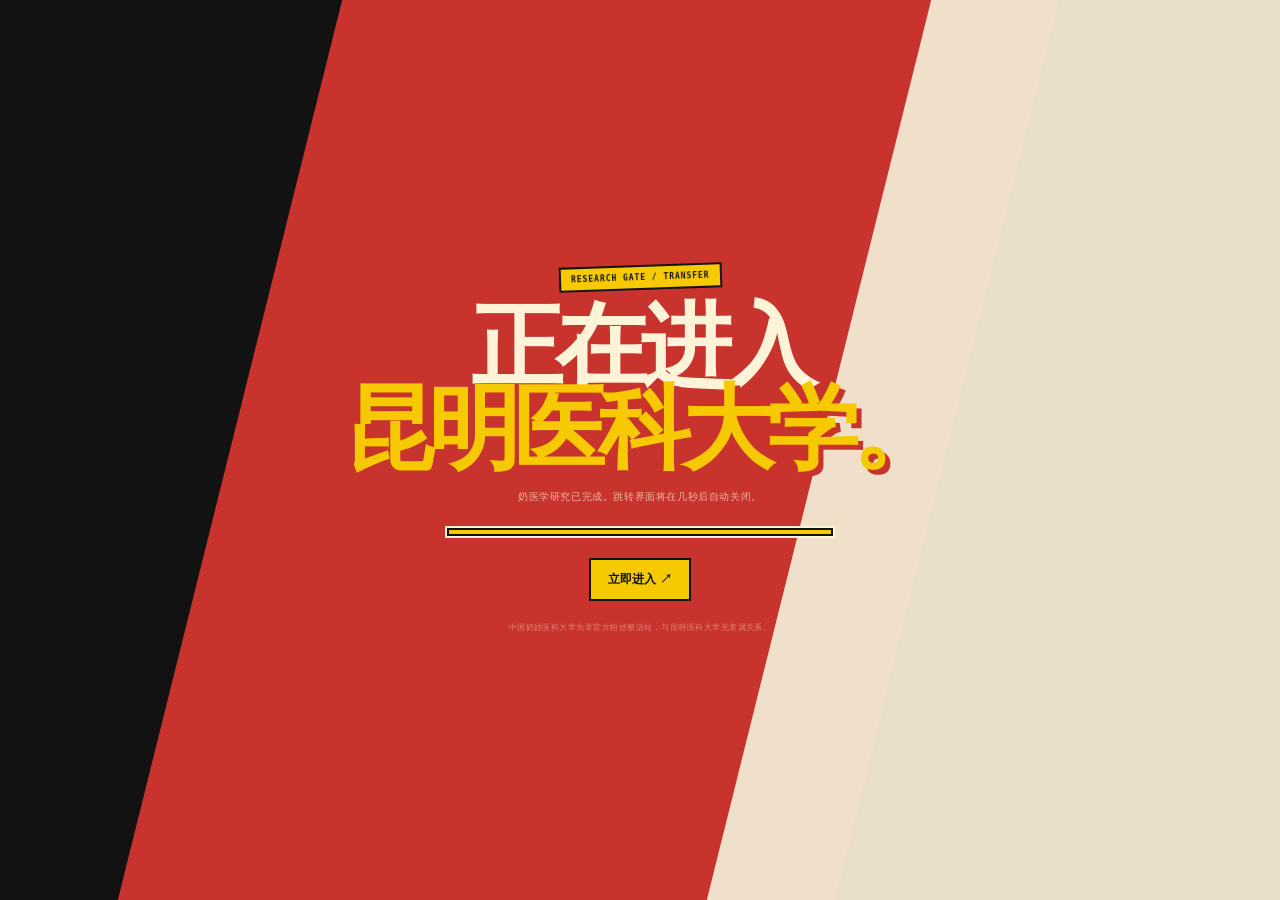
<file: exit.html>
<!doctype html>
<html lang="zh-CN">
<head>
  <meta charset="utf-8">
  <meta name="viewport" content="width=device-width, initial-scale=1">
  <meta name="robots" content="noindex">
  <meta http-equiv="refresh" content="3; url=https://www.kmmc.cn/">
  <title>跳转界面 / 正在进入昆明医科大学</title>
  <style>
    * { box-sizing: border-box; }
    html, body { margin: 0; min-height: 100%; }
    body {
      position: relative;
      display: grid;
      min-height: 100vh;
      place-items: center;
      overflow: hidden;
      padding: 24px;
      background: #121212;
      color: #FFF3D8;
      font-family: "Microsoft YaHei", "PingFang SC", sans-serif;
      text-align: center;
    }
    .panel {
      position: fixed;
      top: -15%;
      bottom: -15%;
      width: 56%;
      transform: skewX(-14deg);
    }
    .panel.red { left: 18%; background: #C8332D; }
    .panel.cream { right: -20%; background: #F3E8D0; opacity: .96; }
    .panel.black { left: -20%; background: #121212; }
    main { position: relative; z-index: 2; width: min(700px, 100%); }
    .tag {
      display: inline-block;
      margin-bottom: 15px;
      padding: 6px 10px;
      background: #F6C900;
      border: 2px solid #121212;
      color: #121212;
      font-family: Consolas, monospace;
      font-size: 8px;
      font-weight: 700;
      letter-spacing: .12em;
      transform: rotate(-2deg);
    }
    h1 {
      margin: 0;
      font-size: clamp(46px, 8vw, 92px);
      line-height: .9;
      letter-spacing: -.08em;
      text-shadow: 5px 5px 0 #C8332D;
    }
    h1 em { color: #F6C900; font-style: normal; }
    p {
      margin: 18px 0 0;
      color: rgba(255, 243, 216, .68);
      font-family: Consolas, monospace;
      font-size: 10px;
      letter-spacing: .06em;
      line-height: 1.8;
    }
    .track {
      width: min(390px, 78vw);
      height: 12px;
      margin: 20px auto 14px;
      padding: 2px;
      border: 2px solid #FFF3D8;
      background: #121212;
    }
    .track span {
      display: block;
      width: 0;
      height: 100%;
      background: #F6C900;
      animation: load 2.4s cubic-bezier(.5,0,.2,1) forwards;
    }
    @keyframes load { to { width: 100%; } }
    .go {
      display: inline-block;
      margin-top: 6px;
      padding: 11px 17px;
      background: #F6C900;
      border: 2px solid #121212;
      box-shadow: 4px 4px 0 #C8332D;
      color: #121212;
      font-size: 12px;
      font-weight: 900;
      text-decoration: none;
    }
    .fine {
      margin-top: 20px;
      color: rgba(255, 243, 216, .42);
      font-size: 8px;
    }
  </style>
</head>
<body>
  <span class="panel black" aria-hidden="true"></span>
  <span class="panel red" aria-hidden="true"></span>
  <span class="panel cream" aria-hidden="true"></span>
  <main>
    <span class="tag">RESEARCH GATE / TRANSFER</span>
    <h1>正在进入<br><em>昆明医科大学。</em></h1>
    <p>奶医学研究已完成。跳转界面将在几秒后自动关闭。</p>
    <div class="track" aria-hidden="true"><span></span></div>
    <a class="go" href="https://www.kmmc.cn/">立即进入 ↗</a>
    <p class="fine">中国奶娃医科大学为非官方粉丝整活站，与昆明医科大学无隶属关系。</p>
  </main>
  <script>window.setTimeout(function(){ window.location.replace('https://www.kmmc.cn/'); }, 2400);</script>
</body>
</html>
</file>
<file: styles.css>
/* =========================================================
   中国奶娃医科大学 · CHINA NAIWA MEDICAL UNIVERSITY
   Non-official fan zine / constructivist aviation poster
   ========================================================= */

:root {
  --paper: #F3E8D0;
  --paper-deep: #E7D9BD;
  --paper-light: #FFF6E2;
  --black: #121212;
  --black-soft: #1D1D1D;
  --red: #C8332D;
  --red-dark: #97211D;
  --yellow: #F6C900;
  --cream: #FFF3D8;
  --muted: #6E6250;
  --line: #121212;
  --font-sans: "Microsoft YaHei", "PingFang SC", "Noto Sans SC", "Source Han Sans SC", sans-serif;
  --font-display: "Microsoft YaHei", "SimHei", "PingFang SC", sans-serif;
  --font-impact: "Impact", "Arial Black", "Haettenschweiler", "Microsoft YaHei", sans-serif;
  --font-mono: "Consolas", "Cascadia Mono", "Courier New", monospace;
  --shadow-hard: 6px 6px 0 var(--black);
}

*,
*::before,
*::after {
  box-sizing: border-box;
}

html {
  scroll-behavior: smooth;
  scroll-padding-top: 96px;
  -webkit-text-size-adjust: 100%;
}

body {
  margin: 0;
  min-width: 320px;
  overflow-x: clip;
  background: var(--paper);
  color: var(--black);
  font-family: var(--font-sans);
  font-size: 15px;
  line-height: 1.65;
  -webkit-font-smoothing: antialiased;
  text-rendering: optimizeLegibility;
}

body.is-departing {
  overflow: hidden;
}

img,
svg {
  display: block;
  max-width: 100%;
}

a {
  color: inherit;
  text-decoration: none;
}

button {
  color: inherit;
  font: inherit;
}

h1, h2, h3, p, dl, dd, dt, ol, ul, blockquote {
  margin: 0;
}

ol, ul {
  padding: 0;
  list-style: none;
}

[hidden] {
  display: none !important;
}

::selection {
  background: var(--red);
  color: var(--cream);
}

:focus-visible {
  outline: 3px solid var(--red);
  outline-offset: 4px;
}

.route :focus-visible,
.footer :focus-visible,
.departure :focus-visible {
  outline-color: var(--yellow);
}

.sr-only {
  position: absolute !important;
  width: 1px !important;
  height: 1px !important;
  padding: 0 !important;
  margin: -1px !important;
  overflow: hidden !important;
  clip: rect(0, 0, 0, 0) !important;
  white-space: nowrap !important;
  border: 0 !important;
}

.skip-link {
  position: fixed;
  top: 10px;
  left: 10px;
  z-index: 9999;
  padding: 9px 14px;
  background: var(--yellow);
  color: var(--black);
  border: 2px solid var(--black);
  font-weight: 900;
  transform: translateY(-160%);
  transition: transform 0.2s ease;
}

.skip-link:focus {
  transform: translateY(0);
}

.container {
  width: min(1320px, calc(100% - 64px));
  margin-inline: auto;
}

.print-grain {
  position: fixed;
  inset: 0;
  z-index: 9998;
  pointer-events: none;
  opacity: 0.16;
  background-image: url("data:image/svg+xml,%3Csvg xmlns='http://www.w3.org/2000/svg' width='180' height='180'%3E%3Cfilter id='n'%3E%3CfeTurbulence type='fractalNoise' baseFrequency='.82' numOctaves='3' stitchTiles='stitch'/%3E%3CfeColorMatrix type='saturate' values='0'/%3E%3C/filter%3E%3Crect width='100%25' height='100%25' filter='url(%23n)' opacity='.45'/%3E%3C/svg%3E");
  mix-blend-mode: multiply;
}

/* ---------- masthead ---------- */

.masthead-strip {
  position: relative;
  z-index: 70;
  height: 32px;
  background: var(--black);
  color: var(--cream);
  font-family: var(--font-mono);
  font-size: 9px;
  letter-spacing: 0.12em;
  text-transform: uppercase;
}

.strip-inner {
  display: flex;
  align-items: center;
  justify-content: space-between;
  gap: 24px;
  height: 100%;
}

.strip-domain {
  color: var(--yellow);
  font-weight: 700;
  text-transform: none;
}

.strip-mid {
  opacity: 0.58;
}

.masthead {
  position: sticky;
  top: 0;
  z-index: 60;
  background: var(--paper);
  border-bottom: 2px solid var(--black);
  transition: box-shadow 0.2s ease;
}

.masthead.is-scrolled {
  box-shadow: 0 9px 0 rgba(18, 18, 18, 0.08);
}

.masthead-inner {
  display: flex;
  align-items: center;
  gap: 26px;
  height: 82px;
}

.brand {
  display: inline-flex;
  align-items: center;
  gap: 12px;
  flex-shrink: 0;
}

.brand-mark {
  display: grid;
  place-items: center;
  width: 48px;
  height: 48px;
  flex-shrink: 0;
  background: var(--red);
  border: 2px solid var(--black);
  box-shadow: 3px 3px 0 var(--black);
  transform: rotate(-2deg);
  transition: transform 0.2s ease;
}

.brand-mark svg {
  width: 43px;
  height: 43px;
}

.brand:hover .brand-mark {
  transform: rotate(3deg) translate(-1px, -1px);
}

.brand-copy {
  display: flex;
  flex-direction: column;
  gap: 2px;
  min-width: 0;
}

.brand-copy strong {
  font-size: 19px;
  font-weight: 900;
  line-height: 1.2;
  letter-spacing: -0.04em;
}

.brand-copy small {
  color: #756852;
  font-family: var(--font-mono);
  font-size: 7px;
  font-weight: 700;
  line-height: 1.3;
  letter-spacing: 0.12em;
  white-space: nowrap;
}

.nav {
  display: flex;
  align-items: stretch;
  margin-left: auto;
  border-left: 1px solid rgba(18, 18, 18, 0.28);
}

.nav a {
  display: flex;
  flex-direction: column;
  justify-content: center;
  gap: 1px;
  padding: 5px 15px;
  border-right: 1px solid rgba(18, 18, 18, 0.28);
  font-size: 12px;
  font-weight: 900;
  line-height: 1.3;
  letter-spacing: 0.03em;
  transition: background 0.18s ease, color 0.18s ease;
}

.nav a span {
  color: var(--red);
  font-family: var(--font-mono);
  font-size: 7px;
  font-weight: 700;
  letter-spacing: 0.1em;
}

.nav a:hover {
  background: var(--black);
  color: var(--yellow);
}

.nav a.is-active {
  background: var(--black);
  color: var(--yellow);
}

.nav a.is-active span {
  color: var(--yellow);
}

.masthead-actions {
  display: flex;
  align-items: center;
  gap: 10px;
  flex-shrink: 0;
}

.go-head {
  display: flex;
  align-items: center;
  justify-content: center;
  gap: 8px;
  min-width: 112px;
  height: 46px;
  padding: 0 13px;
  background: var(--red);
  border: 2px solid var(--black);
  box-shadow: 4px 4px 0 var(--black);
  color: var(--cream);
  transition: transform 0.16s ease, box-shadow 0.16s ease;
}

.go-head span {
  color: var(--yellow);
  font-family: var(--font-impact);
  font-size: 24px;
  line-height: 1;
  letter-spacing: 0.02em;
}

.go-head small {
  padding-left: 8px;
  border-left: 1px solid rgba(255, 243, 216, 0.4);
  font-family: var(--font-mono);
  font-size: 8px;
  font-weight: 700;
  letter-spacing: 0.1em;
}

.go-head:hover {
  transform: translate(-2px, -2px);
  box-shadow: 6px 6px 0 var(--black);
}

.go-head:active {
  transform: translate(2px, 2px);
  box-shadow: 2px 2px 0 var(--black);
}

.menu-toggle {
  position: relative;
  display: none;
  width: 44px;
  height: 44px;
  padding: 0;
  background: transparent;
  border: 2px solid var(--black);
  cursor: pointer;
}

.menu-toggle span:not(.sr-only) {
  position: absolute;
  top: 50%;
  right: 11px;
  left: 11px;
  display: block;
  height: 2px;
  margin: 0;
  background: var(--black);
  transition: transform 0.22s ease, opacity 0.22s ease;
}

.menu-toggle span:nth-child(1) {
  transform: translateY(-7px);
}

.menu-toggle span:nth-child(2) {
  transform: translateY(0);
}

.menu-toggle span:nth-child(3) {
  transform: translateY(7px);
}

.masthead.menu-open .menu-toggle span:nth-child(1) {
  transform: translateY(0) rotate(45deg);
}

.masthead.menu-open .menu-toggle span:nth-child(2) {
  opacity: 0;
}

.masthead.menu-open .menu-toggle span:nth-child(3) {
  transform: translateY(0) rotate(-45deg);
}

.mobile-menu {
  display: none;
  max-height: 0;
  overflow: hidden;
  background: var(--black);
  color: var(--cream);
  transition: max-height 0.32s ease;
}

.masthead.menu-open .mobile-menu {
  max-height: 420px;
}

.mobile-menu nav {
  display: flex;
  flex-direction: column;
  padding: 8px 0 4px;
}

.mobile-menu nav a {
  display: flex;
  align-items: center;
  gap: 14px;
  padding: 13px 0;
  border-bottom: 1px solid rgba(255, 243, 216, 0.18);
  font-size: 17px;
  font-weight: 900;
}

.mobile-menu nav a span {
  color: var(--yellow);
  font-family: var(--font-mono);
  font-size: 9px;
  letter-spacing: 0.08em;
}

.mobile-menu nav a b {
  margin-left: auto;
  color: var(--red);
  font-size: 17px;
}

.mobile-note {
  padding: 12px 0 6px;
  color: rgba(255, 243, 216, 0.46);
  font-family: var(--font-mono);
  font-size: 8px;
  letter-spacing: 0.08em;
}

/* ---------- hero poster ---------- */

.poster {
  position: relative;
  isolation: isolate;
  overflow: hidden;
  min-height: 760px;
  background: var(--paper);
  border-bottom: 3px solid var(--black);
}

.poster-wedge {
  position: absolute;
  top: -4%;
  right: 0;
  z-index: 0;
  width: 57%;
  height: 108%;
  background: var(--red);
  clip-path: polygon(21% 0, 100% 0, 100% 100%, 0 100%);
  filter: drop-shadow(-10px 0 0 var(--black));
  transform: translateZ(0);
}

.poster-wedge::after {
  content: "";
  position: absolute;
  inset: 0;
  background-image: radial-gradient(rgba(18, 18, 18, 0.24) 1px, transparent 1.2px);
  background-size: 6px 6px;
  opacity: 0.32;
  mix-blend-mode: multiply;
}

.poster-grid-lines {
  position: absolute;
  inset: 0;
  z-index: 1;
  background-image:
    linear-gradient(rgba(18, 18, 18, 0.075) 1px, transparent 1px),
    linear-gradient(90deg, rgba(18, 18, 18, 0.075) 1px, transparent 1px);
  background-size: 64px 64px;
  -webkit-mask-image: linear-gradient(90deg, #000 0%, rgba(0, 0, 0, 0.28) 55%, transparent 76%);
  mask-image: linear-gradient(90deg, #000 0%, rgba(0, 0, 0, 0.28) 55%, transparent 76%);
  pointer-events: none;
}

.poster-rule {
  position: absolute;
  z-index: 1;
  height: 2px;
  background: var(--black);
  transform-origin: left center;
  opacity: 0.3;
  pointer-events: none;
}

.poster-rule--one {
  top: 18%;
  left: 4%;
  width: 38%;
  transform: rotate(-8deg);
}

.poster-rule--two {
  bottom: 20%;
  left: 0;
  width: 43%;
  transform: rotate(6deg);
}

.poster-grid {
  position: relative;
  z-index: 2;
  display: grid;
  grid-template-columns: minmax(0, 1.02fr) minmax(0, 0.98fr);
  gap: 30px;
  align-items: center;
  min-height: 760px;
  padding: 58px 0 62px;
}

.poster-copy {
  position: relative;
  z-index: 4;
  min-width: 0;
  padding-top: 6px;
}

.issue-line {
  display: flex;
  align-items: center;
  flex-wrap: wrap;
  gap: 11px;
  padding-bottom: 12px;
  border-bottom: 1px solid var(--black);
  color: #6C5F4B;
  font-family: var(--font-mono);
  font-size: 8px;
  font-weight: 700;
  letter-spacing: 0.1em;
  text-transform: uppercase;
}

.issue-tag {
  padding: 3px 7px;
  background: var(--red);
  color: var(--cream);
  font-family: var(--font-sans);
  font-size: 9px;
  font-weight: 900;
  letter-spacing: 0.12em;
}

.issue-nonfree {
  margin-left: auto;
  color: var(--red);
}

.poster h1 {
  margin: 24px 0 22px;
  font-family: var(--font-display);
  font-size: clamp(98px, 11.4vw, 164px);
  font-weight: 900;
  line-height: 0.79;
  letter-spacing: -0.095em;
}

.poster h1 .line {
  position: relative;
  display: block;
  width: max-content;
  max-width: 100%;
}

.poster h1 .line:first-child {
  padding-left: 0.055em;
}

.poster h1 .line-red {
  color: var(--red);
  padding-left: 0.02em;
}

.title-dot {
  position: relative;
  top: -0.05em;
  display: inline-block;
  width: 0.16em;
  height: 0.16em;
  margin-left: 0.04em;
  background: var(--yellow);
  border: 0.025em solid var(--black);
  font-size: 0;
  vertical-align: baseline;
}

.route-line {
  display: flex;
  align-items: center;
  gap: 12px;
  max-width: 590px;
  padding: 9px 0;
  border-top: 2px solid var(--black);
  border-bottom: 1px solid var(--black);
  font-size: 11px;
  font-weight: 900;
  letter-spacing: 0.02em;
}

.route-arrow {
  position: relative;
  flex: 1;
  display: flex;
  align-items: center;
  min-width: 44px;
  color: var(--red);
}

.route-arrow i {
  flex: 1;
  height: 1px;
  background: var(--red);
  border-top: 1px dashed rgba(200, 51, 45, 0.65);
}

.route-arrow b {
  font-size: 19px;
  line-height: 1;
}

.lede {
  max-width: 600px;
  margin-top: 22px;
  color: #342D23;
  font-size: 15px;
  line-height: 1.85;
}

.lede strong {
  padding: 0 3px;
  background: linear-gradient(transparent 58%, var(--yellow) 58%, var(--yellow) 95%, transparent 95%);
  font-weight: 900;
  white-space: nowrap;
}

.hero-actions {
  display: flex;
  align-items: center;
  flex-wrap: wrap;
  gap: 20px;
  margin-top: 30px;
}

.launch {
  position: relative;
  display: flex;
  flex-direction: column;
  gap: 8px;
  width: 330px;
  max-width: 100%;
  padding: 11px 17px 13px;
  background: var(--red);
  border: 3px solid var(--black);
  box-shadow: 8px 8px 0 var(--black);
  color: var(--cream);
  transform: rotate(-1deg);
  transition: transform 0.18s ease, box-shadow 0.18s ease;
}

.launch::after {
  content: "";
  position: absolute;
  top: -3px;
  right: -3px;
  width: 26px;
  height: 26px;
  background: var(--yellow);
  border-left: 3px solid var(--black);
  border-bottom: 3px solid var(--black);
  clip-path: polygon(100% 0, 100% 100%, 0 0);
}

.launch-tag {
  padding-bottom: 7px;
  border-bottom: 1px solid rgba(255, 243, 216, 0.35);
  color: var(--yellow);
  font-family: var(--font-mono);
  font-size: 8px;
  letter-spacing: 0.17em;
}

.launch-main {
  display: flex;
  align-items: center;
  gap: 14px;
  padding-right: 28px;
}

.launch-main b {
  color: var(--yellow);
  font-family: var(--font-impact);
  font-size: 56px;
  font-weight: 400;
  line-height: 0.82;
  letter-spacing: 0.01em;
}

.launch-main span {
  padding-left: 14px;
  border-left: 1px solid rgba(255, 243, 216, 0.4);
  font-size: 10px;
  font-weight: 700;
  line-height: 1.5;
  letter-spacing: 0.04em;
}

.launch-main strong {
  display: block;
  margin-top: 2px;
  font-size: 14px;
  font-weight: 900;
  white-space: nowrap;
}

.launch-arrow {
  position: absolute;
  right: 16px;
  bottom: 16px;
  color: var(--cream);
  font-size: 23px;
  font-weight: 900;
  line-height: 1;
}

.launch:hover {
  transform: rotate(0deg) translate(-2px, -2px);
  box-shadow: 10px 10px 0 var(--black);
}

.launch:active {
  transform: rotate(0deg) translate(3px, 3px);
  box-shadow: 4px 4px 0 var(--black);
}

.text-cta {
  display: inline-flex;
  align-items: center;
  gap: 9px;
  padding-bottom: 5px;
  border-bottom: 2px solid var(--black);
  font-size: 12px;
  font-weight: 900;
  letter-spacing: 0.02em;
  transition: gap 0.2s ease;
}

.text-cta span {
  color: var(--red);
  font-size: 15px;
}

.text-cta:hover {
  gap: 14px;
}

.school-data {
  display: grid;
  grid-template-columns: repeat(4, 1fr);
  max-width: 590px;
  margin-top: 32px;
  border-top: 2px solid var(--black);
  border-bottom: 2px solid var(--black);
}

.school-data > div {
  padding: 9px 12px 10px;
  border-right: 1px solid rgba(18, 18, 18, 0.35);
}

.school-data > div:first-child {
  padding-left: 0;
}

.school-data > div:last-child {
  border-right: 0;
}

.school-data dt {
  margin-bottom: 2px;
  color: #72654F;
  font-family: var(--font-mono);
  font-size: 7px;
  font-weight: 700;
  letter-spacing: 0.12em;
}

.school-data dd {
  font-family: var(--font-impact);
  font-size: 23px;
  line-height: 1;
  letter-spacing: 0.02em;
}

/* ---------- hero art ---------- */

.poster-art {
  position: relative;
  z-index: 3;
  width: 100%;
  min-width: 0;
  height: 645px;
}

.art-geometry {
  position: absolute;
  inset: -8% -2% 0;
  z-index: 0;
  overflow: hidden;
}

.geo {
  position: absolute;
  display: block;
}

.geo--black {
  top: -18%;
  left: 24%;
  width: 21%;
  height: 138%;
  background: var(--black);
  transform: rotate(26deg);
}

.geo--cream {
  top: -16%;
  left: 53%;
  width: 15%;
  height: 135%;
  background: var(--cream);
  opacity: 0.96;
  transform: rotate(26deg);
}

.geo--circle {
  left: -9%;
  bottom: 2%;
  width: 30%;
  aspect-ratio: 1;
  background: var(--red-dark);
  border: 6px solid var(--black);
  border-radius: 50%;
}

.geo--cross {
  top: 7%;
  right: 2%;
  width: 17%;
  aspect-ratio: 1;
  background: var(--cream);
  clip-path: polygon(35% 0, 65% 0, 65% 35%, 100% 35%, 100% 65%, 65% 65%, 65% 100%, 35% 100%, 35% 65%, 0 65%, 0 35%, 35% 35%);
  opacity: 0.95;
}

.geo--glyph {
  top: 10%;
  left: 7%;
  color: transparent;
  -webkit-text-stroke: 2px rgba(255, 243, 216, 0.3);
  font-family: var(--font-display);
  font-size: clamp(160px, 18vw, 240px);
  font-weight: 900;
  line-height: 1;
  transform: rotate(-8deg);
  user-select: none;
}

.geo--dots {
  right: 5%;
  bottom: 12%;
  width: 22%;
  height: 26%;
  background-image: radial-gradient(rgba(18, 18, 18, 0.42) 1px, transparent 1.2px);
  background-size: 6px 6px;
  opacity: 0.42;
  transform: rotate(-8deg);
}

.art-stamp {
  position: absolute;
  top: 26px;
  left: -16px;
  z-index: 5;
  min-width: 108px;
  padding: 8px 10px 7px;
  background: var(--cream);
  border: 3px solid var(--black);
  box-shadow: 5px 5px 0 var(--black);
  font-family: var(--font-sans);
  font-size: 10px;
  font-weight: 900;
  line-height: 1.25;
  text-align: left;
  letter-spacing: 0.07em;
  transform: rotate(-8deg);
}

.art-stamp b {
  display: block;
  color: var(--red);
  font-family: var(--font-sans);
  font-size: 15px;
  font-weight: 900;
  line-height: 1.2;
  letter-spacing: 0.04em;
}

.art-stamp small {
  display: block;
  margin-top: 3px;
  font-family: var(--font-mono);
  font-size: 6px;
  letter-spacing: 0.06em;
}

.doctor {
  position: absolute;
  bottom: 34px;
  left: 51%;
  z-index: 3;
  width: min(78%, 460px);
  height: auto;
  transform: translateX(-50%);
  filter: drop-shadow(11px 11px 0 rgba(18, 18, 18, 0.95));
  animation: mascotBob 5.5s ease-in-out infinite;
  user-select: none;
  pointer-events: none;
}

.art-caption {
  position: absolute;
  right: 13px;
  bottom: 2px;
  left: 36px;
  z-index: 4;
  display: flex;
  align-items: center;
  justify-content: space-between;
  gap: 10px;
  padding: 7px 10px;
  background: var(--black);
  color: var(--cream);
  font-family: var(--font-mono);
  font-size: 7px;
  font-weight: 700;
  letter-spacing: 0.1em;
}

.art-caption b {
  color: var(--yellow);
  font-weight: 700;
}

.art-plus {
  position: absolute;
  z-index: 5;
  color: var(--cream);
  font-family: var(--font-mono);
  font-size: 25px;
  line-height: 1;
  font-weight: 400;
}

.art-plus--one {
  top: 45%;
  left: -8px;
}

.art-plus--two {
  right: 4px;
  bottom: 33%;
  color: var(--yellow);
  font-size: 18px;
}

.poster-foot {
  position: relative;
  z-index: 5;
  background: var(--black);
  color: var(--cream);
  border-top: 2px solid var(--black);
}

.poster-foot .container {
  display: grid;
  grid-template-columns: repeat(4, 1fr);
  min-height: 42px;
}

.poster-foot span {
  display: flex;
  align-items: center;
  padding: 8px 14px;
  border-right: 1px solid rgba(255, 243, 216, 0.2);
  font-family: var(--font-mono);
  font-size: 7.5px;
  font-weight: 700;
  letter-spacing: 0.12em;
  text-transform: uppercase;
}

.poster-foot span:first-child {
  padding-left: 0;
}

.poster-foot span:last-child {
  border-right: 0;
}

.poster-foot-last {
  justify-content: flex-end;
  color: var(--yellow);
}

/* ---------- running banner ---------- */

.banner {
  position: relative;
  height: 44px;
  overflow: hidden;
  background: var(--black);
  border-bottom: 3px solid var(--black);
  color: var(--yellow);
}

.banner-track {
  display: flex;
  align-items: center;
  width: max-content;
  height: 100%;
  animation: bannerScroll 36s linear infinite;
}

.banner-track span,
.banner-track i {
  display: flex;
  align-items: center;
  height: 100%;
  padding: 0 24px;
  white-space: nowrap;
  font-family: var(--font-mono);
  font-size: 10px;
  font-style: normal;
  font-weight: 700;
  letter-spacing: 0.16em;
}

.banner-track i {
  padding: 0;
  color: var(--red);
  font-size: 13px;
}

/* ---------- shared section tag ---------- */

.section-tag {
  display: inline-flex;
  align-items: center;
  gap: 9px;
  margin-bottom: 24px;
  font-family: var(--font-mono);
  font-size: 9px;
  font-weight: 700;
  letter-spacing: 0.15em;
  text-transform: uppercase;
}

.section-tag span {
  display: grid;
  place-items: center;
  width: 27px;
  height: 27px;
  background: var(--red);
  color: var(--cream);
  font-family: var(--font-impact);
  font-size: 13px;
  line-height: 1;
  letter-spacing: 0.02em;
}

.section-tag--light {
  color: rgba(255, 243, 216, 0.7);
}

.section-tag--light span {
  background: var(--yellow);
  color: var(--black);
}

/* ---------- manifesto ---------- */

.manifesto {
  position: relative;
  padding: 98px 0 0;
  overflow: hidden;
  background: var(--paper);
  border-bottom: 3px solid var(--black);
}

.manifesto::before {
  content: "01";
  position: absolute;
  top: 17px;
  right: -20px;
  color: transparent;
  -webkit-text-stroke: 2px rgba(18, 18, 18, 0.09);
  font-family: var(--font-impact);
  font-size: 310px;
  line-height: 1;
  letter-spacing: -0.05em;
  pointer-events: none;
}

.manifesto-grid {
  position: relative;
  display: grid;
  grid-template-columns: minmax(0, 1.04fr) minmax(0, 0.96fr);
  gap: clamp(40px, 6vw, 84px);
  align-items: start;
}

.manifesto h2 {
  max-width: 680px;
  font-family: var(--font-display);
  font-size: clamp(50px, 5.8vw, 78px);
  font-weight: 900;
  line-height: 0.96;
  letter-spacing: -0.07em;
}

.manifesto h2 em {
  color: var(--red);
  font-style: normal;
}

.manifesto-big {
  max-width: 580px;
  margin-top: 30px;
  padding-left: 17px;
  border-left: 7px solid var(--red);
  font-size: 20px;
  font-weight: 900;
  line-height: 1.55;
  letter-spacing: -0.02em;
}

.manifesto-text {
  max-width: 560px;
  margin-top: 17px;
  color: #554A39;
  font-size: 13.5px;
  line-height: 1.9;
}

.principles {
  border-top: 3px solid var(--black);
}

.principles li {
  display: grid;
  grid-template-columns: 58px 1fr;
  gap: 12px;
  padding: 21px 0 22px;
  border-bottom: 1px solid var(--black);
}

.principles li > span {
  color: var(--red);
  font-family: var(--font-impact);
  font-size: 35px;
  line-height: 0.95;
}

.principles h3 {
  margin-bottom: 4px;
  font-size: 16px;
  font-weight: 900;
  letter-spacing: -0.01em;
}

.principles p {
  max-width: 390px;
  color: #5A4E3C;
  font-size: 12px;
  line-height: 1.8;
}

.motto-strip {
  display: flex;
  align-items: center;
  gap: 20px;
  margin-top: 64px;
  padding: 19px 26px;
  background: var(--yellow);
  border-top: 3px solid var(--black);
  color: var(--black);
}

.motto-label,
.motto-year {
  font-family: var(--font-mono);
  font-size: 8px;
  font-weight: 700;
  letter-spacing: 0.13em;
  text-transform: uppercase;
}

.motto-label {
  flex: 0 0 auto;
  max-width: none;
  padding-right: 18px;
  border-right: 1px solid rgba(18, 18, 18, 0.35);
  line-height: 1.5;
  white-space: nowrap;
}

.motto-strip strong {
  font-family: var(--font-display);
  font-size: clamp(30px, 3.4vw, 45px);
  font-weight: 900;
  line-height: 1;
  letter-spacing: -0.06em;
}

.motto-strip i {
  color: var(--red);
  font-family: var(--font-impact);
  font-size: 30px;
  font-style: normal;
  line-height: 1;
}

.motto-year {
  margin-left: auto;
  color: #6D5A00;
}

/* ---------- facts ---------- */

.facts {
  position: relative;
  padding: 98px 0 100px;
  background:
    repeating-linear-gradient(0deg, rgba(18, 18, 18, 0.035) 0 1px, transparent 1px 4px),
    var(--paper-deep);
  border-bottom: 3px solid var(--black);
}

.facts-head {
  display: grid;
  grid-template-columns: 330px minmax(0, 1fr) 290px;
  gap: 34px;
  align-items: end;
}

.facts-100 {
  color: var(--red);
  -webkit-text-stroke: 3px var(--black);
  text-shadow: 8px 8px 0 var(--black);
  font-family: var(--font-impact);
  font-size: clamp(120px, 13vw, 196px);
  line-height: 0.8;
  letter-spacing: -0.055em;
  transform: rotate(-2deg);
  user-select: none;
}

.facts-title h2 {
  margin-top: 0;
  font-family: var(--font-display);
  font-size: clamp(38px, 4.1vw, 56px);
  font-weight: 900;
  line-height: 1.04;
  letter-spacing: -0.06em;
}

.facts-title h2 em {
  color: var(--red);
  font-style: normal;
}

.facts-intro {
  padding-top: 13px;
  border-top: 2px solid var(--black);
  color: #5D513E;
  font-size: 11px;
  line-height: 1.8;
}

.facts-layout {
  display: grid;
  grid-template-columns: 218px minmax(0, 1fr);
  gap: clamp(30px, 4.4vw, 58px);
  margin-top: 52px;
}

.facts-aside {
  position: sticky;
  top: 112px;
  align-self: start;
  padding-top: 14px;
  border-top: 3px solid var(--black);
}

.aside-block {
  padding-bottom: 14px;
  margin-bottom: 14px;
  border-bottom: 1px solid rgba(18, 18, 18, 0.45);
}

.aside-block > span {
  display: block;
  margin-bottom: 5px;
  color: var(--red);
  font-family: var(--font-mono);
  font-size: 7.5px;
  font-weight: 700;
  letter-spacing: 0.13em;
}

.aside-block strong {
  display: block;
  font-family: var(--font-impact);
  font-size: 29px;
  font-weight: 400;
  line-height: 1;
  letter-spacing: 0.01em;
}

.aside-block p {
  margin-top: 7px;
  color: #5C4F3B;
  font-size: 10.5px;
  line-height: 1.65;
}

.aside-block--dark {
  padding: 12px;
  background: var(--black);
  border-bottom: 0;
  color: var(--cream);
}

.aside-block--dark > span {
  color: var(--yellow);
}

.aside-block--dark p {
  color: rgba(255, 243, 216, 0.6);
}

.source-note {
  margin-top: 16px;
  color: #6C5E48;
  font-size: 9px;
  line-height: 1.75;
}

.source-note a {
  border-bottom: 1px solid var(--black);
  color: var(--black);
}

.aside-stamp {
  display: inline-block;
  margin-top: 20px;
  padding: 7px 9px;
  border: 3px solid var(--red);
  color: var(--red);
  font-size: 11px;
  font-weight: 900;
  line-height: 1.25;
  text-align: center;
  letter-spacing: 0.1em;
  transform: rotate(-8deg);
  opacity: 0.82;
}

.fact-grid {
  display: grid;
  grid-template-columns: repeat(2, minmax(0, 1fr));
  column-gap: 44px;
}

.fact {
  display: grid;
  grid-template-columns: 41px minmax(0, 1fr);
  gap: 9px;
  padding: 14px 0 15px;
  border-top: 1px solid rgba(18, 18, 18, 0.72);
  transition: background 0.16s ease, box-shadow 0.16s ease;
}

.fact:hover {
  background: rgba(246, 201, 0, 0.24);
  box-shadow: inset 4px 0 0 var(--red);
}

.fact-num {
  padding-top: 3px;
  color: var(--red);
  font-family: var(--font-mono);
  font-size: 10px;
  font-weight: 700;
  letter-spacing: 0.04em;
}

.fact p {
  color: #282319;
  font-size: 12.5px;
  line-height: 1.75;
}

.fact-divider {
  display: flex;
  align-items: baseline;
  gap: 13px;
  grid-column: 1 / -1;
  margin-top: 22px;
  padding: 12px 15px;
  background: var(--red);
  border: 2px solid var(--black);
  color: var(--cream);
  box-shadow: 5px 5px 0 var(--black);
}

.fact-divider span {
  color: var(--yellow);
  font-family: var(--font-mono);
  font-size: 8px;
  font-weight: 700;
  letter-spacing: 0.1em;
}

.fact-divider strong {
  font-size: 14px;
  font-weight: 900;
}

.fact-divider em {
  margin-left: auto;
  color: rgba(255, 243, 216, 0.62);
  font-family: var(--font-mono);
  font-size: 7px;
  font-style: normal;
  letter-spacing: 0.08em;
}

.fact-archive {
  margin-top: 30px;
}

.fact-archive summary {
  display: flex;
  align-items: center;
  gap: 15px;
  padding: 15px 20px;
  background: var(--red);
  border: 3px solid var(--black);
  box-shadow: 7px 7px 0 var(--black);
  color: var(--cream);
  cursor: pointer;
  list-style: none;
  transform: rotate(-0.35deg);
  transition: transform 0.18s ease, box-shadow 0.18s ease;
}

.fact-archive summary::-webkit-details-marker {
  display: none;
}

.fact-archive summary:hover {
  transform: rotate(0deg) translate(-2px, -2px);
  box-shadow: 9px 9px 0 var(--black);
}

.summary-kicker {
  padding-right: 14px;
  border-right: 1px solid rgba(255, 243, 216, 0.4);
  color: var(--yellow);
  font-family: var(--font-mono);
  font-size: 8px;
  font-weight: 700;
  letter-spacing: 0.09em;
  white-space: nowrap;
}

.summary-open,
.summary-close {
  font-size: 15px;
  font-weight: 900;
  letter-spacing: 0.03em;
}

.summary-close {
  display: none;
}

.summary-arrow {
  margin-left: auto;
  font-size: 22px;
  line-height: 1;
  transition: transform 0.2s ease;
}

.fact-archive[open] summary {
  margin-bottom: 26px;
}

.fact-archive[open] .summary-open {
  display: none;
}

.fact-archive[open] .summary-close {
  display: inline;
}

.fact-archive[open] .summary-arrow {
  transform: rotate(180deg);
}

/* ---------- route ---------- */

.route {
  position: relative;
  overflow: hidden;
  padding: 100px 0;
  background: var(--black);
  color: var(--cream);
  border-bottom: 3px solid var(--black);
}

.route::before {
  content: "";
  position: absolute;
  top: -45%;
  right: -8%;
  width: 760px;
  height: 760px;
  border: 1px solid rgba(255, 243, 216, 0.1);
  border-radius: 50%;
  box-shadow:
    0 0 0 58px rgba(255, 243, 216, 0.025),
    0 0 0 116px rgba(255, 243, 216, 0.02);
  pointer-events: none;
}

.route .container {
  position: relative;
  z-index: 1;
}

.route-grid {
  display: grid;
  grid-template-columns: minmax(0, 0.92fr) minmax(0, 1.08fr);
  gap: clamp(40px, 6vw, 82px);
  align-items: center;
}

.route h2 {
  font-family: var(--font-display);
  font-size: clamp(48px, 5.7vw, 76px);
  font-weight: 900;
  line-height: 0.98;
  letter-spacing: -0.07em;
}

.route h2 em {
  color: var(--yellow);
  font-style: normal;
}

.route-text {
  max-width: 500px;
  margin-top: 24px;
  color: rgba(255, 243, 216, 0.65);
  font-size: 13.5px;
  line-height: 1.9;
}

.route-go {
  display: inline-flex;
  align-items: center;
  gap: 15px;
  min-width: 260px;
  margin-top: 29px;
  padding: 12px 18px;
  background: var(--red);
  border: 3px solid var(--cream);
  box-shadow: 8px 8px 0 var(--yellow);
  color: var(--cream);
  transition: transform 0.18s ease, box-shadow 0.18s ease;
}

.route-go-word {
  color: var(--yellow);
  font-family: var(--font-impact);
  font-size: 49px;
  line-height: 0.86;
  letter-spacing: 0.02em;
}

.route-go-copy {
  padding-left: 14px;
  border-left: 1px solid rgba(255, 243, 216, 0.38);
  font-size: 9px;
  font-weight: 700;
  line-height: 1.5;
  letter-spacing: 0.06em;
}

.route-go-copy strong {
  display: block;
  margin-top: 2px;
  font-size: 13px;
  font-weight: 900;
  white-space: nowrap;
}

.route-go:hover {
  transform: translate(-2px, -2px);
  box-shadow: 10px 10px 0 var(--yellow);
}

.route-go:active {
  transform: translate(3px, 3px);
  box-shadow: 4px 4px 0 var(--yellow);
}

.checklist-wrap {
  max-width: 500px;
  margin-top: 29px;
  padding-top: 17px;
  border-top: 1px solid rgba(255, 243, 216, 0.25);
}

.checklist-wrap h3 {
  margin-bottom: 10px;
  color: var(--yellow);
  font-family: var(--font-mono);
  font-size: 8px;
  font-weight: 700;
  letter-spacing: 0.12em;
}

.checklist {
  display: grid;
  grid-template-columns: repeat(2, minmax(0, 1fr));
  gap: 7px 18px;
}

.checklist li {
  display: flex;
  align-items: center;
  gap: 7px;
  color: rgba(255, 243, 216, 0.72);
  font-size: 11px;
}

.checklist li span {
  display: grid;
  place-items: center;
  width: 17px;
  height: 17px;
  flex-shrink: 0;
  background: var(--yellow);
  color: var(--black);
  font-size: 10px;
  font-weight: 900;
}

.route-map {
  position: relative;
  background: #1C1C1C;
  border: 3px solid var(--cream);
  box-shadow: 12px 12px 0 var(--red);
  transform: rotate(-1deg);
}

.map-head {
  display: flex;
  align-items: center;
  justify-content: space-between;
  gap: 16px;
  padding: 9px 100px 9px 13px;
  border-bottom: 1px solid rgba(255, 243, 216, 0.22);
  color: rgba(255, 243, 216, 0.62);
  font-family: var(--font-mono);
  font-size: 7.5px;
  font-weight: 700;
  letter-spacing: 0.1em;
}

.map-svg {
  width: 100%;
  height: auto;
}

.map-foot {
  display: flex;
  align-items: center;
  justify-content: space-between;
  gap: 16px;
  min-height: 62px;
  padding: 10px 13px;
  background: var(--red);
  border-top: 1px solid rgba(255, 243, 216, 0.22);
}

.map-verified {
  color: var(--cream);
  font-family: var(--font-mono);
  font-size: 7px;
  font-weight: 700;
  line-height: 1.45;
  letter-spacing: 0.08em;
}

.map-note {
  color: rgba(255, 243, 216, 0.62);
  font-family: var(--font-mono);
  font-size: 7px;
  font-weight: 700;
  line-height: 1.45;
  letter-spacing: 0.08em;
  text-align: right;
}

.map-stamp {
  position: absolute;
  top: -27px;
  right: -18px;
  z-index: 3;
  display: grid;
  place-items: center;
  width: 88px;
  height: 88px;
  background: var(--yellow);
  border: 3px solid var(--black);
  border-radius: 50%;
  box-shadow: 4px 4px 0 var(--black);
  color: var(--black);
  font-size: 12px;
  font-weight: 900;
  line-height: 1.2;
  text-align: center;
  letter-spacing: 0.06em;
  transform: rotate(10deg);
}

/* ---------- about ---------- */

.about {
  padding: 96px 0 100px;
  background: var(--paper);
  border-bottom: 3px solid var(--black);
}

.about-grid {
  display: grid;
  grid-template-columns: minmax(0, 1.06fr) minmax(0, 0.94fr);
  gap: clamp(40px, 6vw, 80px);
}

.about h2 {
  font-family: var(--font-display);
  font-size: clamp(44px, 5.1vw, 66px);
  font-weight: 900;
  line-height: 0.99;
  letter-spacing: -0.065em;
}

.about h2 em {
  color: var(--red);
  font-style: normal;
}

.about-lead > p {
  max-width: 600px;
  margin-top: 17px;
  color: #514634;
  font-size: 13px;
  line-height: 1.9;
}

.about-domain {
  display: inline-block;
  margin-top: 26px;
  padding-bottom: 3px;
  border-bottom: 4px solid var(--black);
  color: var(--red);
  font-size: 21px;
  font-weight: 900;
  letter-spacing: -0.02em;
  transition: color 0.18s ease, background 0.18s ease;
}

.about-domain span {
  font-size: 16px;
}

.about-domain:hover {
  background: var(--yellow);
  color: var(--black);
}

.about-side {
  padding-left: 28px;
  border-left: 2px solid var(--black);
}

.colophon {
  display: grid;
  grid-template-columns: 1fr 1fr;
  column-gap: 18px;
}

.colophon > div {
  padding: 9px 0 10px;
  border-top: 1px solid var(--black);
}

.colophon dt {
  color: var(--red);
  font-family: var(--font-mono);
  font-size: 7.5px;
  font-weight: 700;
  letter-spacing: 0.1em;
}

.colophon dd {
  margin-top: 2px;
  font-size: 11.5px;
  font-weight: 900;
  line-height: 1.45;
}

.disclaimer {
  margin-top: 23px;
  padding: 13px;
  background: rgba(18, 18, 18, 0.055);
  border-left: 4px solid var(--red);
  color: #584C39;
  font-size: 9.5px;
  line-height: 1.8;
}

.official-link {
  display: inline-flex;
  align-items: center;
  gap: 8px;
  margin-top: 18px;
  padding-bottom: 3px;
  border-bottom: 2px solid var(--black);
  font-size: 11px;
  font-weight: 900;
}

.official-link span {
  color: var(--red);
}

/* ---------- footer ---------- */

.footer {
  background: var(--black);
  color: var(--cream);
  border-top: 6px solid var(--red);
}

.footer-top {
  display: grid;
  grid-template-columns: minmax(0, 1.3fr) minmax(0, 0.8fr) auto;
  gap: 36px;
  align-items: center;
  padding: 48px 0 34px;
  border-bottom: 1px solid rgba(255, 243, 216, 0.18);
}

.footer-brand {
  display: flex;
  align-items: center;
  gap: 13px;
  min-width: 0;
}

.footer-mark {
  color: var(--yellow);
  font-size: 40px;
  line-height: 1;
  text-shadow: 3px 3px 0 var(--red);
}

.footer-brand strong {
  display: block;
  font-size: 17px;
  font-weight: 900;
  letter-spacing: -0.03em;
}

.footer-brand small {
  display: block;
  margin-top: 1px;
  color: rgba(255, 243, 216, 0.42);
  font-family: var(--font-mono);
  font-size: 6.5px;
  letter-spacing: 0.12em;
}

.footer-brand p {
  margin-left: 7px;
  color: var(--yellow);
  font-size: 12px;
  font-weight: 900;
  white-space: nowrap;
}

.footer-links {
  display: flex;
  flex-wrap: wrap;
  gap: 10px 22px;
}

.footer-links a {
  color: rgba(255, 243, 216, 0.62);
  font-family: var(--font-mono);
  font-size: 9px;
  letter-spacing: 0.08em;
  transition: color 0.18s ease;
}

.footer-links a:hover {
  color: var(--yellow);
}

.footer-go {
  display: flex;
  align-items: center;
  gap: 11px;
  padding: 9px 14px;
  background: var(--yellow);
  border: 2px solid var(--cream);
  box-shadow: 4px 4px 0 var(--red);
  color: var(--black);
  font-family: var(--font-impact);
  font-size: 26px;
  line-height: 1;
  transition: transform 0.16s ease, box-shadow 0.16s ease;
}

.footer-go span {
  padding-left: 10px;
  border-left: 1px solid rgba(18, 18, 18, 0.3);
  font-family: var(--font-sans);
  font-size: 9px;
  font-weight: 900;
  line-height: 1.35;
  white-space: nowrap;
}

.footer-go:hover {
  transform: translate(-2px, -2px);
  box-shadow: 6px 6px 0 var(--red);
}

.footer-bottom {
  display: flex;
  align-items: center;
  justify-content: space-between;
  gap: 20px;
  padding: 15px 0 18px;
  color: rgba(255, 243, 216, 0.36);
  font-family: var(--font-mono);
  font-size: 7.5px;
  letter-spacing: 0.06em;
}

/* ---------- toast / departure ---------- */

.toast {
  position: fixed;
  left: 50%;
  bottom: 24px;
  z-index: 700;
  max-width: calc(100vw - 32px);
  padding: 11px 17px;
  background: var(--yellow);
  border: 2px solid var(--black);
  box-shadow: 4px 4px 0 var(--red);
  color: var(--black);
  font-size: 11px;
  font-weight: 800;
  line-height: 1.5;
  text-align: center;
  opacity: 0;
  visibility: hidden;
  transform: translate(-50%, 14px);
  transition: opacity 0.22s ease, transform 0.22s ease, visibility 0.22s;
}

.toast.is-visible {
  opacity: 1;
  visibility: visible;
  transform: translate(-50%, 0);
}

.departure {
  position: fixed;
  inset: 0;
  z-index: 600;
  display: grid;
  place-items: center;
  overflow: hidden;
  background: var(--red);
  color: var(--cream);
  text-align: center;
  opacity: 0;
  visibility: hidden;
  transition: opacity 0.22s ease, visibility 0.22s;
}

.departure.is-active {
  opacity: 1;
  visibility: visible;
}

.departure-stripes {
  position: absolute;
  inset: -20%;
  background: repeating-linear-gradient(135deg, rgba(18, 18, 18, 0.15) 0 22px, transparent 22px 44px);
  animation: stripeMove 2.2s linear infinite;
}

.departure-inner {
  position: relative;
  z-index: 1;
  width: min(620px, calc(100vw - 40px));
  padding: 24px;
}

.departure-tag {
  display: inline-block;
  margin-bottom: 13px;
  padding: 6px 10px;
  background: var(--black);
  color: var(--yellow);
  font-family: var(--font-mono);
  font-size: 8px;
  font-weight: 700;
  letter-spacing: 0.14em;
}

.departure-title {
  font-family: var(--font-display);
  font-size: clamp(48px, 7vw, 82px);
  font-weight: 900;
  line-height: 0.88;
  letter-spacing: -0.08em;
}

.departure-title em {
  color: var(--yellow);
  font-style: normal;
}

.departure-mascot {
  width: 218px;
  height: auto;
  margin: 12px auto 5px;
  filter: drop-shadow(8px 8px 0 rgba(18, 18, 18, 0.9));
  animation: mascotBob 0.65s ease-in-out infinite alternate;
}

.departure-dest {
  font-size: 12px;
  font-weight: 700;
  letter-spacing: 0.04em;
}

.departure-dest strong {
  color: var(--yellow);
  font-size: 15px;
}

.departure-status {
  margin-top: 6px;
  color: rgba(255, 243, 216, 0.66);
  font-family: var(--font-mono);
  font-size: 9px;
  letter-spacing: 0.06em;
}

.departure-track {
  width: min(380px, 80vw);
  height: 11px;
  margin: 17px auto 13px;
  padding: 2px;
  background: var(--cream);
  border: 2px solid var(--black);
  overflow: hidden;
}

.departure-track span {
  display: block;
  width: 0;
  height: 100%;
  background: var(--yellow);
  animation: departureProgress 1.16s cubic-bezier(0.5, 0, 0.18, 1) forwards;
}

.departure-fallback {
  display: inline-block;
  color: rgba(255, 243, 216, 0.55);
  border-bottom: 1px solid rgba(255, 243, 216, 0.35);
  font-family: var(--font-mono);
  font-size: 8px;
  letter-spacing: 0.05em;
}

/* ---------- animations ---------- */

@keyframes mascotBob {
  0%, 100% { transform: translateX(-50%) translateY(0) rotate(-0.5deg); }
  50% { transform: translateX(-50%) translateY(-7px) rotate(0.5deg); }
}

@keyframes bannerScroll {
  from { transform: translateX(0); }
  to { transform: translateX(-33.333%); }
}

@keyframes stripeMove {
  from { transform: translateX(0); }
  to { transform: translateX(62px); }
}

@keyframes departureProgress {
  from { width: 0; }
  to { width: 100%; }
}

/* ---------- responsive ---------- */

@media (max-width: 1260px) {
  .container {
    width: min(1140px, calc(100% - 56px));
  }

  .brand-copy small {
    letter-spacing: 0.08em;
  }

  .nav a {
    padding-inline: 12px;
  }

  .poster h1 {
    font-size: clamp(96px, 11.5vw, 142px);
  }

  .poster-art {
    height: 610px;
  }

  .art-sun {
    width: 440px;
    height: 440px;
    margin: -220px 0 0 -220px;
  }

  .aviator {
    width: 438px;
  }

  .facts-head {
    grid-template-columns: 265px minmax(0, 1fr) 260px;
  }
}

@media (max-width: 1080px) {
  .nav {
    display: none;
  }

  .menu-toggle {
    display: grid;
  }

  .mobile-menu {
    display: block;
    border-top: 0;
  }

  .masthead-actions {
    margin-left: auto;
  }

  .poster h1 {
    font-size: clamp(92px, 12.6vw, 128px);
  }

  .poster-grid {
    grid-template-columns: minmax(0, 1.08fr) minmax(0, 0.92fr);
  }

  .art-sun {
    width: 395px;
    height: 395px;
    margin: -197px 0 0 -197px;
  }

  .aviator {
    width: 398px;
  }

  .poster-art {
    height: 555px;
  }

  .art-stamp {
    left: -5px;
  }

  .art-coords {
    right: 0;
  }

  .manifesto-grid {
    gap: 40px;
  }

  .facts-head {
    grid-template-columns: 225px minmax(0, 1fr);
  }

  .facts-intro {
    grid-column: 2;
    max-width: 560px;
  }

  .facts-100 {
    font-size: 150px;
  }

  .route-grid {
    gap: 44px;
  }

  .route h2 {
    font-size: clamp(46px, 6.4vw, 64px);
  }

  .about-grid {
    gap: 44px;
  }
}

@media (max-width: 880px) {
  .container {
    width: calc(100% - 40px);
  }

  .masthead-inner {
    height: 72px;
    gap: 14px;
  }

  .brand-copy strong {
    font-size: 16px;
  }

  .brand-copy small {
    font-size: 6px;
  }

  .brand-mark {
    width: 42px;
    height: 42px;
  }

  .brand-mark svg {
    width: 37px;
    height: 37px;
  }

  .go-head {
    min-width: 92px;
    height: 42px;
  }

  .go-head span {
    font-size: 21px;
  }

  .poster {
    min-height: auto;
  }

  .poster-wedge {
    top: auto;
    bottom: 0;
    width: 100%;
    height: 640px;
    clip-path: polygon(0 8%, 100% 0, 100% 100%, 0 100%);
    filter: drop-shadow(0 -9px 0 var(--black));
  }

  .poster-grid {
    grid-template-columns: minmax(0, 1fr);
    min-height: 0;
    padding: 46px 0 0;
  }

  .poster-copy {
    max-width: 680px;
  }

  .poster h1 {
    font-size: clamp(96px, 16vw, 132px);
  }

  .poster-art {
    width: min(100%, 590px);
    height: 570px;
    margin: 30px auto 0;
  }

  .doctor {
    width: min(80%, 460px);
    bottom: 20px;
  }

  .art-sun {
    width: 430px;
    height: 430px;
    margin: -215px 0 0 -215px;
  }

  .aviator {
    width: 430px;
    bottom: 23px;
  }

  .art-plane {
    top: 65px;
  }

  .poster-foot .container {
    grid-template-columns: repeat(2, 1fr);
  }

  .poster-foot span {
    border-bottom: 1px solid rgba(255, 243, 216, 0.18);
  }

  .poster-foot span:nth-child(2) {
    border-right: 0;
  }

  .poster-foot span:first-child {
    padding-left: 14px;
  }

  .poster-foot-last {
    justify-content: flex-start;
  }

  .manifesto {
    padding-top: 74px;
  }

  .manifesto-grid {
    grid-template-columns: minmax(0, 1fr);
    gap: 40px;
  }

  .principles {
    max-width: 640px;
  }

  .motto-strip {
    flex-wrap: wrap;
    gap: 13px 16px;
    margin-top: 46px;
    padding: 17px 20px;
  }

  .motto-label {
    width: 100%;
    max-width: none;
    padding: 0 0 8px;
    border-right: 0;
    border-bottom: 1px solid rgba(18, 18, 18, 0.3);
  }

  .motto-year {
    margin-left: 0;
  }

  .facts {
    padding: 74px 0;
  }

  .facts-head {
    grid-template-columns: 170px minmax(0, 1fr);
    gap: 24px;
  }

  .facts-100 {
    font-size: 120px;
    -webkit-text-stroke-width: 2px;
    text-shadow: 5px 5px 0 var(--black);
  }

  .facts-intro {
    grid-column: 1 / -1;
    max-width: 620px;
    padding-top: 10px;
  }

  .facts-layout {
    grid-template-columns: minmax(0, 1fr);
    margin-top: 34px;
  }

  .facts-aside {
    position: static;
    display: grid;
    grid-template-columns: 1fr 1fr;
    gap: 0 20px;
    padding-top: 0;
    border-top: 0;
  }

  .aside-block {
    border-top: 3px solid var(--black);
    padding-top: 12px;
  }

  .source-note {
    grid-column: 1 / -1;
    margin-top: 4px;
  }

  .aside-stamp {
    justify-self: start;
    margin-top: 12px;
  }

  .fact-grid {
    column-gap: 30px;
  }

  .route {
    padding: 74px 0;
  }

  .route-grid {
    grid-template-columns: minmax(0, 1fr);
    gap: 48px;
  }

  .route-copy {
    max-width: 640px;
  }

  .route-map {
    transform: none;
  }

  .about {
    padding: 72px 0;
  }

  .about-grid {
    grid-template-columns: minmax(0, 1fr);
    gap: 40px;
  }

  .about-side {
    padding-left: 0;
    padding-top: 22px;
    border-top: 2px solid var(--black);
    border-left: 0;
  }

  .footer-top {
    grid-template-columns: 1fr auto;
    gap: 22px;
  }

  .footer-links {
    grid-column: 1 / -1;
    grid-row: 2;
  }

  .footer-go {
    grid-column: 2;
    grid-row: 1;
  }
}

@media (max-width: 680px) {
  .masthead-strip {
    height: 28px;
    font-size: 7.5px;
  }

  .strip-mid {
    display: none;
  }

  .brand-copy strong {
    font-size: 14.5px;
  }

  .brand-copy small {
    display: none;
  }

  .brand-mark {
    width: 38px;
    height: 38px;
  }

  .brand-mark svg {
    width: 34px;
    height: 34px;
  }

  .go-head {
    min-width: 76px;
    padding: 0 9px;
    gap: 5px;
  }

  .go-head span {
    font-size: 19px;
  }

  .go-head small {
    padding-left: 5px;
    font-size: 6px;
  }

  .menu-toggle {
    width: 40px;
    height: 40px;
  }

  .poster-grid {
    padding-top: 34px;
  }

  .poster h1 {
    margin-top: 20px;
    font-size: clamp(78px, 19.4vw, 110px);
  }

  .issue-line {
    gap: 8px;
    font-size: 7px;
  }

  .issue-nonfree {
    margin-left: 0;
  }

  .route-line {
    gap: 8px;
    font-size: 9px;
  }

  .lede {
    margin-top: 17px;
    font-size: 13.5px;
    line-height: 1.8;
  }

  .hero-actions {
    align-items: stretch;
    gap: 16px;
    margin-top: 23px;
  }

  .launch {
    width: 100%;
    box-shadow: 6px 6px 0 var(--black);
  }

  .launch-main b {
    font-size: 47px;
  }

  .text-cta {
    align-self: flex-start;
  }

  .school-data {
    grid-template-columns: 1fr 1fr;
    margin-top: 25px;
  }

  .school-data > div:nth-child(2) {
    border-right: 0;
  }

  .school-data > div:nth-child(-n+2) {
    border-bottom: 1px solid rgba(18, 18, 18, 0.35);
  }

  .school-data > div:nth-child(3) {
    padding-left: 0;
  }

  .poster-wedge {
    height: 530px;
  }

  .poster-art {
    height: 475px;
    margin-top: 15px;
  }

  .doctor {
    width: min(86%, 340px);
    bottom: 20px;
  }

  .art-stamp {
    top: 4px;
    left: 0;
    min-width: 92px;
    padding: 6px 7px;
    font-size: 8px;
    border-width: 2px;
    box-shadow: 3px 3px 0 var(--black);
  }

  .art-stamp b {
    font-size: 13px;
  }

  .art-stamp small {
    font-size: 5px;
  }

  .art-caption {
    right: 0;
    left: 20px;
    font-size: 6px;
  }

  .poster-foot .container {
    min-height: 0;
  }

  .poster-foot span {
    padding: 7px 8px;
    font-size: 6.5px;
  }

  .banner {
    height: 38px;
  }

  .banner-track span,
  .banner-track i {
    padding-inline: 15px;
    font-size: 8px;
  }

  .manifesto {
    padding-top: 58px;
  }

  .section-tag {
    margin-bottom: 18px;
    font-size: 8px;
  }

  .section-tag span {
    width: 23px;
    height: 23px;
    font-size: 11px;
  }

  .manifesto h2 {
    font-size: clamp(39px, 10vw, 54px);
  }

  .manifesto-big {
    margin-top: 23px;
    padding-left: 12px;
    border-left-width: 5px;
    font-size: 16px;
  }

  .manifesto-text {
    font-size: 12px;
  }

  .principles li {
    grid-template-columns: 46px 1fr;
    padding: 17px 0;
  }

  .principles li > span {
    font-size: 28px;
  }

  .principles h3 {
    font-size: 14px;
  }

  .principles p {
    font-size: 11px;
  }

  .motto-strip strong {
    font-size: 30px;
  }

  .motto-strip i {
    font-size: 22px;
  }

  .facts {
    padding: 58px 0;
  }

  .facts-head {
    grid-template-columns: minmax(0, 1fr);
    gap: 13px;
  }

  .facts-100 {
    font-size: 112px;
    line-height: 0.78;
  }

  .facts-title h2 {
    font-size: clamp(29px, 8vw, 38px);
  }

  .facts-intro {
    grid-column: auto;
    max-width: 100%;
  }

  .facts-aside {
    grid-template-columns: repeat(2, minmax(0, 1fr));
    column-gap: 14px;
  }

  .aside-block {
    margin-bottom: 10px;
  }

  .aside-stamp {
    margin-top: 8px;
    margin-bottom: 10px;
  }

  .fact-grid {
    grid-template-columns: minmax(0, 1fr);
    column-gap: 0;
  }

  .fact {
    grid-template-columns: 38px minmax(0, 1fr);
    padding: 12px 0 13px;
  }

  .fact p {
    font-size: 12px;
  }

  .fact-divider {
    flex-wrap: wrap;
    gap: 6px 10px;
  }

  .fact-divider em {
    width: 100%;
    margin-left: 0;
  }

  .fact-archive summary {
    gap: 9px;
    padding: 12px 13px;
    box-shadow: 5px 5px 0 var(--black);
  }

  .summary-kicker {
    display: none;
  }

  .summary-open,
  .summary-close {
    font-size: 13px;
  }

  .summary-arrow {
    font-size: 18px;
  }

  .route {
    padding: 58px 0;
  }

  .route h2 {
    font-size: clamp(38px, 10.4vw, 52px);
  }

  .route-text {
    margin-top: 17px;
    font-size: 12px;
  }

  .route-go {
    width: 100%;
    min-width: 0;
    margin-top: 23px;
    box-shadow: 6px 6px 0 var(--yellow);
  }

  .route-go-word {
    font-size: 44px;
  }

  .checklist {
    grid-template-columns: minmax(0, 1fr);
  }

  .map-head {
    padding-right: 76px;
    font-size: 6.5px;
  }

  .map-foot {
    padding: 8px 9px;
  }

  .map-verified,
  .map-note {
    font-size: 5.5px;
  }

  .map-stamp {
    top: -18px;
    right: -7px;
    width: 70px;
    height: 70px;
    font-size: 9px;
    border-width: 2px;
  }

  .about {
    padding: 58px 0;
  }

  .about h2 {
    font-size: clamp(36px, 9.7vw, 48px);
  }

  .about-lead > p {
    font-size: 12px;
  }

  .about-domain {
    margin-top: 20px;
    font-size: 17px;
  }

  .colophon {
    grid-template-columns: minmax(0, 1fr);
  }

  .disclaimer {
    font-size: 9px;
  }

  .footer-top {
    grid-template-columns: minmax(0, 1fr);
    gap: 20px;
    padding: 34px 0 26px;
  }

  .footer-brand {
    flex-wrap: wrap;
  }

  .footer-brand p {
    width: 100%;
    margin-left: 0;
  }

  .footer-links {
    grid-column: auto;
    grid-row: auto;
  }

  .footer-go {
    grid-column: auto;
    grid-row: auto;
    justify-self: start;
  }

  .footer-bottom {
    flex-direction: column;
    align-items: flex-start;
    gap: 5px;
    font-size: 6.5px;
  }

  .departure-title {
    font-size: 52px;
  }

  .departure-mascot {
    width: 145px;
  }

  .departure-dest {
    font-size: 10px;
  }

  .departure-dest strong {
    font-size: 13px;
  }

  .toast {
    bottom: 16px;
    font-size: 10px;
  }
}

@media (max-width: 400px) {
  .container {
    width: calc(100% - 28px);
  }

  .poster h1 {
    font-size: clamp(68px, 20vw, 82px);
  }

  .brand-copy strong {
    font-size: 13.5px;
  }

  .go-head {
    min-width: 66px;
    height: 38px;
  }

  .menu-toggle {
    width: 38px;
    height: 38px;
  }

  .poster-art {
    height: 430px;
  }

  .art-sun {
    width: 310px;
    height: 310px;
    margin: -155px 0 0 -155px;
  }

  .aviator {
    width: 305px;
  }

  .poster-wedge {
    height: 480px;
  }

  .launch-main b {
    font-size: 42px;
  }

  .launch-main strong {
    font-size: 12px;
  }

  .facts-100 {
    font-size: 96px;
  }

  .motto-strip strong {
    font-size: 26px;
  }

  .departure-title {
    font-size: 44px;
  }
}

@media (max-width: 360px) {
  .poster-art {
    height: 390px;
  }

  .art-sun {
    width: 268px;
    height: 268px;
    margin: -134px 0 0 -134px;
  }

  .aviator {
    width: 262px;
  }

  .art-rays {
    width: 430px;
    height: 430px;
    margin: -215px 0 0 -215px;
  }

  .poster-wedge {
    height: 445px;
  }

  .launch-main b {
    font-size: 38px;
  }

  .launch-main strong {
    font-size: 11px;
  }

  .facts-100 {
    font-size: 86px;
  }

  .departure-title {
    font-size: 39px;
  }
}

@media (prefers-reduced-motion: reduce) {
  html {
    scroll-behavior: auto;
  }

  *,
  *::before,
  *::after {
    animation-duration: 0.001ms !important;
    animation-iteration-count: 1 !important;
    transition-duration: 0.001ms !important;
    scroll-behavior: auto !important;
  }

  .banner-track {
    animation: none;
  }
}


/* =========================================================
   Research institute / P5-ish UI / game additions
   ========================================================= */

/* ---------- intro wipe ---------- */

.intro-wipe {
  position: fixed;
  inset: 0;
  z-index: 900;
  overflow: hidden;
  pointer-events: none;
  animation: wipeDone 0.15s 1.55s forwards;
}

.wipe-panel {
  position: absolute;
  top: -12%;
  bottom: -12%;
  width: 48%;
  transform: skewX(-13deg);
  animation: wipeOut 0.72s 0.92s cubic-bezier(0.7, 0, 0.2, 1) forwards;
}

.wipe-panel--black {
  left: -12%;
  background: #121212;
}

.wipe-panel--red {
  left: 30%;
  background: #C8332D;
  animation-delay: 1.02s;
}

.wipe-panel--cream {
  left: 70%;
  background: #F3E8D0;
  animation-delay: 1.12s;
}

.wipe-copy {
  position: absolute;
  inset: 0;
  display: grid;
  place-items: center;
  color: #FFF3D8;
  font-family: var(--font-impact);
  font-size: clamp(28px, 5vw, 62px);
  line-height: 0.95;
  letter-spacing: 0.02em;
  text-align: center;
  text-shadow: 4px 4px 0 #121212;
  animation: wipeCopy 0.7s 0.25s forwards;
}

@keyframes wipeOut {
  to { transform: translateX(-135%) skewX(-13deg); }
}

@keyframes wipeDone {
  to { visibility: hidden; opacity: 0; }
}

@keyframes wipeCopy {
  0% { opacity: 0; transform: translateY(18px); }
  30%, 65% { opacity: 1; transform: translateY(0); }
  100% { opacity: 0; transform: translateY(-20px); }
}

/* ---------- hero photo ---------- */

.doctor-card {
  position: absolute;
  right: 30px;
  bottom: 24px;
  z-index: 3;
  width: clamp(240px, 48%, 360px);
  margin: 0;
  padding: 0;
  background: #FFFDF7;
  border: 3px solid #121212;
  box-shadow: 12px 12px 0 #121212;
  transform: rotate(-2.5deg);
  animation: mascotBob 5.5s ease-in-out infinite;
  user-select: none;
  pointer-events: none;
}

.doctor-card img {
  display: block;
  width: 100%;
  height: auto;
}

.doctor-card figcaption {
  display: flex;
  align-items: center;
  justify-content: space-between;
  gap: 8px;
  padding: 7px 9px;
  background: #121212;
  color: #FFF3D8;
  font-family: var(--font-mono);
  font-size: 7px;
  font-weight: 700;
  letter-spacing: 0.1em;
  border-top: 3px solid #121212;
}

.doctor-card figcaption b {
  color: var(--yellow);
  font-weight: 700;
}

/* ---------- research ---------- */

.research {
  position: relative;
  overflow: hidden;
  padding: 96px 0 104px;
  background: #121212;
  color: #FFF3D8;
  border-bottom: 3px solid #121212;
}

.research::before {
  content: "";
  position: absolute;
  top: -32%;
  right: -10%;
  width: 780px;
  height: 780px;
  border: 1px solid rgba(255, 243, 216, 0.09);
  border-radius: 50%;
  box-shadow:
    0 0 0 64px rgba(255, 243, 216, 0.022),
    0 0 0 128px rgba(255, 243, 216, 0.016);
  pointer-events: none;
}

.research .container {
  position: relative;
  z-index: 1;
}

.research-head {
  display: grid;
  grid-template-columns: minmax(0, 1fr) minmax(280px, 390px);
  gap: 44px;
  align-items: end;
  margin-bottom: 44px;
}

.research h2 {
  font-family: var(--font-display);
  font-size: clamp(48px, 5.6vw, 76px);
  font-weight: 900;
  line-height: 0.98;
  letter-spacing: -0.07em;
}

.research h2 em {
  color: var(--yellow);
  font-style: normal;
}

.research-head > p {
  padding-top: 13px;
  border-top: 1px solid rgba(255, 243, 216, 0.4);
  color: rgba(255, 243, 216, 0.64);
  font-size: 12px;
  line-height: 1.9;
}

.research-grid {
  display: grid;
  grid-template-columns: 322px minmax(0, 1fr);
  gap: 34px;
  align-items: start;
}

.research-poster {
  position: sticky;
  top: 112px;
  align-self: start;
}

.poster-frame {
  position: relative;
  overflow: hidden;
  background: #C8332D;
  border: 3px solid var(--cream);
  box-shadow: 11px 11px 0 var(--red);
  transform: rotate(-1.2deg);
}

.poster-frame img {
  display: block;
  width: 100%;
  height: auto;
  aspect-ratio: 3 / 4;
  object-fit: cover;
  filter: saturate(0.95) contrast(1.03);
}

.poster-corner {
  position: absolute;
  top: 12px;
  right: 12px;
  padding: 4px 7px;
  background: var(--yellow);
  border: 2px solid var(--black);
  color: var(--black);
  font-family: var(--font-mono);
  font-size: 8px;
  font-weight: 700;
  letter-spacing: 0.08em;
  transform: rotate(4deg);
}

.poster-caption {
  display: flex;
  align-items: center;
  justify-content: space-between;
  gap: 10px;
  margin-top: 12px;
  padding: 8px 10px;
  background: var(--cream);
  border: 2px solid var(--black);
  color: var(--black);
  font-family: var(--font-mono);
  font-size: 7px;
  font-weight: 700;
  letter-spacing: 0.06em;
}

.poster-caption b {
  color: var(--red);
}

.poster-stamp {
  position: absolute;
  right: -16px;
  bottom: 57px;
  display: grid;
  place-items: center;
  width: 82px;
  height: 82px;
  background: var(--red);
  border: 3px solid var(--cream);
  border-radius: 50%;
  box-shadow: 4px 4px 0 var(--black);
  color: var(--cream);
  font-size: 11px;
  font-weight: 900;
  line-height: 1.2;
  text-align: center;
  letter-spacing: 0.06em;
  transform: rotate(10deg);
}

.research-main {
  min-width: 0;
}

.lab-tabs {
  display: grid;
  grid-template-columns: repeat(3, minmax(0, 1fr));
  gap: 9px;
  margin-bottom: 18px;
}

.lab-tab {
  display: grid;
  grid-template-columns: 27px minmax(0, 1fr);
  grid-template-rows: auto auto;
  gap: 2px 8px;
  align-items: center;
  min-height: 62px;
  padding: 9px 10px;
  background: transparent;
  border: 1px solid rgba(255, 243, 216, 0.32);
  color: var(--cream);
  text-align: left;
  cursor: pointer;
  transition: transform 0.16s ease, background 0.16s ease, color 0.16s ease, box-shadow 0.16s ease;
}

.lab-tab > span {
  grid-row: 1 / 3;
  color: var(--yellow);
  font-family: var(--font-impact);
  font-size: 23px;
  line-height: 1;
}

.lab-tab strong {
  font-size: 12px;
  font-weight: 900;
  line-height: 1.35;
}

.lab-tab small {
  color: rgba(255, 243, 216, 0.45);
  font-family: var(--font-mono);
  font-size: 6px;
  letter-spacing: 0.08em;
}

.lab-tab:hover {
  background: rgba(255, 243, 216, 0.09);
  border-color: var(--cream);
  transform: translate(-1px, -1px);
}

.lab-tab.is-active {
  background: var(--red);
  border-color: var(--cream);
  box-shadow: 5px 5px 0 var(--cream);
  color: var(--cream);
  transform: translate(-2px, -2px) rotate(-0.6deg);
}

.lab-tab.is-active > span,
.lab-tab.is-active small {
  color: var(--yellow);
}

.lab-tab:focus-visible {
  outline-color: var(--yellow);
}

.lab-panel {
  position: relative;
  min-height: 430px;
  padding: 27px 32px 30px;
  overflow: hidden;
  background: var(--cream);
  border: 3px solid var(--black);
  box-shadow: 12px 12px 0 var(--red);
  color: var(--black);
}

.lab-panel::after {
  content: "";
  position: absolute;
  top: -30px;
  right: -20px;
  width: 170px;
  height: 170px;
  background-image: radial-gradient(rgba(200, 51, 45, 0.22) 1px, transparent 1.2px);
  background-size: 6px 6px;
  border-radius: 50%;
  pointer-events: none;
}

.lab-panel[hidden] {
  display: none;
}

.lab-panel.is-active {
  animation: labIn 0.34s cubic-bezier(0.2, 0.8, 0.2, 1);
}

@keyframes labIn {
  from { opacity: 0; transform: translateX(18px) skewX(-1deg); }
  to { opacity: 1; transform: none; }
}

.lab-top {
  display: flex;
  align-items: center;
  justify-content: space-between;
  gap: 16px;
  padding-bottom: 10px;
  border-bottom: 1px solid rgba(18, 18, 18, 0.4);
  font-family: var(--font-mono);
  font-size: 7.5px;
  font-weight: 700;
  letter-spacing: 0.1em;
}

.lab-top b {
  color: var(--red);
  font-weight: 700;
}

.lab-panel h3 {
  max-width: 840px;
  margin: 15px 0 12px;
  font-size: clamp(22px, 2.1vw, 30px);
  font-weight: 900;
  line-height: 1.25;
  letter-spacing: -0.04em;
}

.lab-abstract {
  max-width: 860px;
  padding-left: 12px;
  border-left: 4px solid var(--red);
  color: #4D4332;
  font-size: 12.5px;
  line-height: 1.85;
}

.lab-body {
  display: grid;
  grid-template-columns: minmax(0, 1.1fr) minmax(240px, 0.9fr);
  gap: 30px;
  margin-top: 22px;
}

.lab-findings h4 {
  margin-bottom: 9px;
  color: var(--red);
  font-family: var(--font-mono);
  font-size: 7.5px;
  font-weight: 700;
  letter-spacing: 0.1em;
}

.lab-findings ol {
  counter-reset: finding;
}

.lab-findings li {
  position: relative;
  counter-increment: finding;
  padding: 7px 0 7px 30px;
  border-top: 1px dashed rgba(18, 18, 18, 0.22);
  color: #3D3528;
  font-size: 11.5px;
  line-height: 1.7;
}

.lab-findings li::before {
  content: "0" counter(finding);
  position: absolute;
  left: 0;
  top: 8px;
  color: var(--red);
  font-family: var(--font-mono);
  font-size: 8px;
  font-weight: 700;
}

.lab-meta {
  display: grid;
  grid-template-columns: 1fr 1fr;
  gap: 0 16px;
  align-content: start;
  border-top: 2px solid var(--black);
}

.lab-meta > div {
  padding: 9px 0 10px;
  border-bottom: 1px solid rgba(18, 18, 18, 0.25);
}

.lab-meta dt {
  color: #7C6E59;
  font-family: var(--font-mono);
  font-size: 6.5px;
  font-weight: 700;
  letter-spacing: 0.08em;
}

.lab-meta dd {
  margin-top: 2px;
  font-size: 11px;
  font-weight: 900;
  line-height: 1.4;
}

.lab-conclusion {
  margin-top: 18px;
  padding: 9px 13px;
  background: var(--black);
  color: var(--yellow);
  font-size: 11.5px;
  font-weight: 800;
  line-height: 1.6;
}

.lab-stamp {
  position: absolute;
  right: 19px;
  bottom: 18px;
  padding: 7px 8px;
  border: 3px solid var(--red);
  color: var(--red);
  font-size: 11px;
  font-weight: 900;
  line-height: 1.25;
  text-align: center;
  letter-spacing: 0.06em;
  transform: rotate(-8deg);
  opacity: 0.75;
}

/* ---------- 40 facts tweaks ---------- */

.fact-grid {
  grid-template-columns: repeat(2, minmax(0, 1fr));
}

.fact--blank {
  background: rgba(246, 201, 0, 0.18);
  border-top: 2px dashed var(--red);
  border-bottom: 2px dashed var(--red);
}

.fact--blank p {
  font-family: var(--font-kai);
  font-size: 17px;
  font-weight: 700;
  color: var(--red);
}

/* ---------- GO section ---------- */

.go-section {
  position: relative;
  overflow: hidden;
  padding: 96px 0 100px;
  background: var(--red);
  color: var(--cream);
  border-top: 3px solid var(--black);
  border-bottom: 3px solid var(--black);
}

.go-stripes {
  position: absolute;
  inset: -20%;
  background: repeating-linear-gradient(135deg, rgba(18, 18, 18, 0.13) 0 20px, transparent 20px 40px);
  animation: stripeMove 2.4s linear infinite;
}

.go-grid {
  position: relative;
  z-index: 1;
  display: grid;
  grid-template-columns: minmax(0, 1fr) minmax(340px, 430px);
  gap: 30px;
  align-items: center;
}

.go-copy h2 {
  font-family: var(--font-display);
  font-size: clamp(64px, 8vw, 108px);
  font-weight: 900;
  line-height: 0.86;
  letter-spacing: -0.08em;
}

.go-copy h2 em {
  color: var(--yellow);
  font-style: normal;
}

.go-copy > p {
  max-width: 530px;
  margin-top: 20px;
  color: rgba(255, 243, 216, 0.78);
  font-size: 13.5px;
  line-height: 1.9;
}

.research-go {
  display: inline-flex;
  align-items: center;
  gap: 16px;
  margin-top: 28px;
  padding: 12px 18px;
  background: var(--black);
  border: 3px solid var(--cream);
  box-shadow: 9px 9px 0 var(--yellow);
  color: var(--cream);
  transition: transform 0.18s ease, box-shadow 0.18s ease;
}

.research-go-word {
  color: var(--yellow);
  font-family: var(--font-impact);
  font-size: 57px;
  line-height: 0.82;
}

.research-go-copy {
  padding-left: 14px;
  border-left: 1px solid rgba(255, 243, 216, 0.4);
  font-size: 9px;
  font-weight: 700;
  line-height: 1.45;
  letter-spacing: 0.05em;
}

.research-go-copy strong {
  display: block;
  margin-top: 2px;
  font-size: 13px;
  font-weight: 900;
  white-space: nowrap;
}

.research-go:hover {
  transform: translate(-2px, -2px);
  box-shadow: 11px 11px 0 var(--yellow);
}

.research-go:active {
  transform: translate(3px, 3px);
  box-shadow: 4px 4px 0 var(--yellow);
}

.go-note {
  margin-top: 16px !important;
  color: rgba(255, 243, 216, 0.5) !important;
  font-family: var(--font-mono);
  font-size: 8px !important;
  letter-spacing: 0.1em;
}

.go-art {
  position: relative;
  min-height: 430px;
}

.nurse-card {
  position: absolute;
  right: 8px;
  bottom: -4px;
  z-index: 2;
  width: clamp(240px, 30vw, 350px);
  max-width: calc(100% - 16px);
  margin: 0;
  padding: 0;
  background: #FFFDF7;
  border: 3px solid var(--black);
  box-shadow: 10px 10px 0 var(--black);
  transform: rotate(2deg);
  animation: mascotBob 5.7s ease-in-out infinite;
}

.nurse-card img {
  display: block;
  width: 100%;
  height: auto;
}

.nurse-card figcaption {
  display: flex;
  align-items: center;
  justify-content: space-between;
  gap: 8px;
  padding: 7px 9px;
  background: var(--black);
  color: var(--cream);
  font-family: var(--font-mono);
  font-size: 7px;
  font-weight: 700;
  letter-spacing: 0.1em;
  border-top: 3px solid var(--black);
}

.nurse-card figcaption b {
  color: var(--yellow);
  font-weight: 700;
}

.go-bubble {
  position: absolute;
  top: 36px;
  right: 205px;
  z-index: 3;
  padding: 11px 14px;
  background: var(--cream);
  border: 3px solid var(--black);
  box-shadow: 4px 4px 0 var(--black);
  color: var(--black);
  font-size: 13px;
  font-weight: 900;
  white-space: nowrap;
  transform: rotate(-4deg);
}

.go-bubble::after {
  content: "";
  position: absolute;
  right: 22px;
  bottom: -13px;
  width: 20px;
  height: 20px;
  background: var(--cream);
  border-right: 3px solid var(--black);
  border-bottom: 3px solid var(--black);
  transform: rotate(45deg);
}

.go-stamp {
  position: absolute;
  top: 10px;
  right: 20px;
  z-index: 3;
  display: grid;
  place-items: center;
  width: 88px;
  height: 88px;
  background: var(--yellow);
  border: 3px solid var(--black);
  border-radius: 50%;
  box-shadow: 4px 4px 0 var(--black);
  color: var(--black);
  font-size: 12px;
  font-weight: 900;
  line-height: 1.2;
  text-align: center;
  transform: rotate(10deg);
}

/* ---------- game ---------- */

.game-section {
  position: relative;
  padding: 96px 0 100px;
  background: #121212;
  color: var(--cream);
  border-bottom: 3px solid var(--black);
}

.game-head {
  display: grid;
  grid-template-columns: minmax(0, 1fr) minmax(280px, 360px);
  gap: 36px;
  align-items: start;
  margin-bottom: 32px;
}

.game-head h2 {
  font-family: var(--font-display);
  font-size: clamp(44px, 5.2vw, 68px);
  font-weight: 900;
  line-height: 0.98;
  letter-spacing: -0.07em;
}

.game-head h2 em {
  color: var(--yellow);
  font-style: normal;
}

.game-head-copy {
  padding-top: 4px;
}

.game-intro {
  max-width: 620px;
  margin-top: 20px;
  padding-top: 12px;
  border-top: 1px solid rgba(255, 243, 216, 0.38);
  color: rgba(255, 243, 216, 0.6);
  font-size: 12px;
  line-height: 1.9;
}

.game-poster {
  position: relative;
  width: 100%;
  max-width: 190px;
  margin: 0 0 0 auto;
  padding: 0;
  background: #0B0B0B;
  border: 3px solid var(--cream);
  box-shadow: 10px 10px 0 var(--red);
  transform: rotate(1.5deg);
  cursor: pointer;
  -webkit-tap-highlight-color: transparent;
}

.game-poster img {
  display: block;
  width: 100%;
  height: auto;
}

.game-poster figcaption {
  display: flex;
  align-items: center;
  justify-content: space-between;
  gap: 8px;
  padding: 7px 9px;
  background: var(--black);
  color: var(--cream);
  font-family: var(--font-mono);
  font-size: 7px;
  font-weight: 700;
  letter-spacing: 0.08em;
  border-top: 3px solid var(--cream);
}

.game-poster figcaption b {
  color: var(--yellow);
  font-weight: 700;
}

[data-naiwa-sound] {
  cursor: pointer;
  pointer-events: auto;
  -webkit-tap-highlight-color: transparent;
}

[data-naiwa-sound]:hover,
[data-naiwa-sound]:focus-visible {
  outline: 3px solid var(--yellow);
  outline-offset: 5px;
}

.game-frame {
  overflow: hidden;
  background: var(--paper);
  border: 3px solid var(--cream);
  box-shadow: 12px 12px 0 var(--red);
}

.game-hud {
  display: flex;
  align-items: center;
  gap: 24px;
  padding: 8px 14px;
  background: var(--black);
  color: var(--cream);
  font-family: var(--font-mono);
  font-size: 8px;
  font-weight: 700;
  letter-spacing: 0.08em;
}

.game-hud b {
  color: var(--yellow);
  font-size: 12px;
}

.game-hint {
  margin-left: auto;
  color: rgba(255, 243, 216, 0.45);
}

.game-canvas-wrap {
  position: relative;
  background: var(--paper);
  touch-action: none;
  outline: none;
}

.game-canvas-wrap:focus-visible {
  box-shadow: inset 0 0 0 4px var(--red);
}

.game-canvas-wrap canvas {
  display: block;
  width: 100%;
  height: auto;
  background: var(--paper);
}

.game-start,
.game-over {
  position: absolute;
  inset: 0;
  display: grid;
  place-items: center;
  align-content: center;
  gap: 6px;
  background: rgba(18, 18, 18, 0.74);
  color: var(--cream);
  text-align: center;
  cursor: pointer;
}

.game-start strong,
.game-over strong {
  color: var(--yellow);
  font-size: clamp(24px, 3.4vw, 38px);
  font-weight: 900;
  letter-spacing: -0.03em;
}

.game-start span,
.game-over span {
  font-family: var(--font-mono);
  font-size: 9px;
  letter-spacing: 0.08em;
  opacity: 0.72;
}

.game-over {
  background: rgba(200, 51, 45, 0.82);
}

.game-over strong {
  color: var(--cream);
}

.game-foot {
  display: flex;
  justify-content: space-between;
  gap: 16px;
  padding: 8px 14px;
  background: var(--black);
  color: rgba(255, 243, 216, 0.5);
  font-family: var(--font-mono);
  font-size: 7px;
  letter-spacing: 0.06em;
}

/* ---------- about warning ---------- */

.about-warning {
  margin: 20px 0 16px;
  padding: 13px 15px;
  background: #FFF1B8;
  border-left: 6px solid var(--red);
  color: var(--black) !important;
  font-size: 13px !important;
  font-weight: 900;
  line-height: 1.75 !important;
}

.about .disclaimer {
  border: 2px solid var(--red);
  background: rgba(200, 51, 45, 0.06);
  color: #352D20;
  font-size: 10px;
}

/* ---------- jump overlay ---------- */

.jump-overlay {
  position: fixed;
  inset: 0;
  z-index: 800;
  display: grid;
  place-items: center;
  overflow: hidden;
  background: var(--black);
  color: var(--cream);
  text-align: center;
  opacity: 0;
  visibility: hidden;
  transition: opacity 0.22s ease, visibility 0.22s;
}

.jump-overlay.is-active {
  opacity: 1;
  visibility: visible;
}

.jump-panel {
  position: absolute;
  top: -15%;
  bottom: -15%;
  width: 52%;
  transform: skewX(-14deg);
}

.jump-panel--black {
  left: -18%;
  background: #121212;
}

.jump-panel--red {
  left: 32%;
  background: var(--red);
}

.jump-panel--cream {
  left: 82%;
  background: var(--cream);
}

.jump-overlay.is-active .jump-panel--red {
  animation: jumpSlide 0.5s cubic-bezier(0.2, 0.8, 0.2, 1);
}

.jump-overlay.is-active .jump-panel--cream {
  animation: jumpSlide 0.5s 0.06s cubic-bezier(0.2, 0.8, 0.2, 1) both;
}

@keyframes jumpSlide {
  from { transform: translateX(60%) skewX(-14deg); }
  to { transform: translateX(0) skewX(-14deg); }
}

.jump-inner {
  position: relative;
  z-index: 2;
  width: min(680px, calc(100vw - 40px));
  padding: 24px;
}

.jump-kicker {
  display: inline-block;
  margin-bottom: 14px;
  padding: 6px 10px;
  background: var(--yellow);
  border: 2px solid var(--black);
  color: var(--black);
  font-family: var(--font-mono);
  font-size: 8px;
  font-weight: 700;
  letter-spacing: 0.12em;
  transform: rotate(-2deg);
}

.jump-inner h2 {
  font-family: var(--font-display);
  font-size: clamp(48px, 7.5vw, 94px);
  font-weight: 900;
  line-height: 0.88;
  letter-spacing: -0.08em;
  text-shadow: 5px 5px 0 var(--red);
}

.jump-inner h2 em {
  color: var(--yellow);
  font-style: normal;
}

.jump-inner p {
  margin-top: 18px;
  color: rgba(255, 243, 216, 0.7);
  font-family: var(--font-mono);
  font-size: 10px;
  letter-spacing: 0.06em;
}

.jump-progress {
  width: min(380px, 78vw);
  height: 10px;
  margin: 18px auto 12px;
  padding: 2px;
  background: var(--cream);
  border: 2px solid var(--black);
}

.jump-progress span {
  display: block;
  width: 0;
  height: 100%;
  background: var(--yellow);
  animation: jumpProgress 1.35s cubic-bezier(0.5, 0, 0.2, 1) forwards;
}

@keyframes jumpProgress {
  to { width: 100%; }
}

.jump-fallback {
  color: rgba(255, 243, 216, 0.5);
  border-bottom: 1px solid rgba(255, 243, 216, 0.35);
  font-family: var(--font-mono);
  font-size: 8px;
  letter-spacing: 0.05em;
}

/* ---------- responsive additions ---------- */

@media (max-width: 1180px) {
  .research-grid {
    grid-template-columns: 280px minmax(0, 1fr);
  }

  .research-poster {
    top: 100px;
  }
}

@media (max-width: 980px) {
  .research-head,
  .game-head {
    grid-template-columns: minmax(0, 1fr);
    gap: 18px;
  }

  .research-grid {
    grid-template-columns: minmax(0, 1fr);
  }

  .research-poster {
    position: relative;
    top: auto;
    max-width: 420px;
  }

  .poster-frame img {
    aspect-ratio: 16 / 10;
    object-position: 50% 34%;
  }

  .lab-tabs {
    grid-template-columns: repeat(2, minmax(0, 1fr));
  }

  .lab-body {
    grid-template-columns: minmax(0, 1fr);
    gap: 18px;
  }

  .go-grid {
    grid-template-columns: minmax(0, 1fr);
    gap: 6px;
  }

  .go-art {
    min-height: 370px;
  }

  .go-art img {
    right: 8px;
    width: 330px;
  }

  .go-bubble {
    right: 220px;
  }
}

@media (max-width: 680px) {
  .doctor-photo {
    height: 94%;
    max-width: 86%;
    bottom: 18px;
  }

  .research {
    padding: 58px 0 64px;
  }

  .research h2 {
    font-size: clamp(36px, 9.8vw, 48px);
  }

  .research-head > p {
    font-size: 11px;
  }

  .research-poster {
    max-width: 100%;
  }

  .lab-tabs {
    grid-template-columns: minmax(0, 1fr) minmax(0, 1fr);
    gap: 7px;
  }

  .lab-tab {
    min-height: 54px;
    padding: 7px;
    grid-template-columns: 22px minmax(0, 1fr);
  }

  .lab-tab > span {
    font-size: 19px;
  }

  .lab-tab strong {
    font-size: 10.5px;
  }

  .lab-tab small {
    font-size: 5px;
  }

  .lab-panel {
    min-height: 0;
    padding: 20px 17px 22px;
    box-shadow: 7px 7px 0 var(--red);
  }

  .lab-panel h3 {
    font-size: 21px;
  }

  .lab-abstract {
    font-size: 11.5px;
  }

  .lab-stamp {
    position: static;
    display: inline-block;
    margin-top: 14px;
    transform: rotate(-5deg);
  }

  .fact--blank p {
    font-size: 16px;
  }

  .go-section {
    padding: 58px 0 64px;
  }

  .go-copy h2 {
    font-size: clamp(54px, 16vw, 82px);
  }

  .research-go {
    width: 100%;
    min-width: 0;
    box-shadow: 6px 6px 0 var(--yellow);
  }

  .research-go-word {
    font-size: 48px;
  }

  .go-art {
    min-height: 330px;
  }

  .go-art img {
    width: 290px;
    right: 0;
  }

  .go-bubble {
    top: 22px;
    right: 130px;
    font-size: 11px;
  }

  .go-stamp {
    width: 68px;
    height: 68px;
    font-size: 9px;
  }

  .game-section {
    padding: 58px 0 64px;
  }

  .game-head h2 {
    font-size: clamp(36px, 9.8vw, 48px);
  }

  .game-intro {
    font-size: 11px;
  }

  .game-poster {
    max-width: 170px;
    margin: 0 0 0 auto;
  }

  .game-hud {
    gap: 12px;
    font-size: 6.5px;
  }

  .game-hint {
    display: none;
  }

  .game-foot {
    flex-direction: column;
    gap: 3px;
    font-size: 6px;
  }

  .about-warning {
    font-size: 12px !important;
  }

  .jump-inner h2 {
    font-size: clamp(44px, 13vw, 66px);
  }
}

@media (max-width: 360px) {
  .lab-tabs {
    grid-template-columns: minmax(0, 1fr);
  }

  .lab-tab {
    min-height: 48px;
  }

  .go-art {
    min-height: 280px;
  }

  .go-art img {
    width: 245px;
  }

  .go-bubble {
    right: 95px;
  }
}

@media (prefers-reduced-motion: reduce) {
  .intro-wipe,
  .wipe-panel,
  .wipe-copy {
    display: none !important;
    animation: none !important;
  }

  .stripeMove,
  .go-stripes {
    animation: none !important;
  }
}


/* ---------- portrait cards responsive ---------- */

@media (max-width: 680px) {
  .doctor-card {
    right: 14px;
    bottom: 18px;
    width: clamp(190px, 48%, 240px);
  }

  .nurse-card {
    right: 4px;
    bottom: 0;
    width: clamp(230px, 62%, 300px);
  }
}

@media (max-width: 420px) {
  .doctor-card {
    right: 10px;
    width: 190px;
  }

  .nurse-card {
    width: 220px;
  }
}


/* ---------- naiwa sound feedback ---------- */

.sound-pop {
  position: fixed;
  z-index: 9999;
  padding: 8px 12px;
  background: var(--cream);
  border: 3px solid var(--black);
  box-shadow: 4px 4px 0 var(--black);
  color: var(--red);
  font-size: 16px;
  font-weight: 900;
  letter-spacing: -0.03em;
  white-space: nowrap;
  pointer-events: none;
  transform: translate(-50%, -50%) rotate(var(--pop-r, -3deg));
  animation: soundPop 900ms ease-out forwards;
}

@keyframes soundPop {
  0% { opacity: 0; transform: translate(-50%, -35%) scale(0.65) rotate(var(--pop-r, -3deg)); }
  18% { opacity: 1; transform: translate(-50%, -50%) scale(1.06) rotate(var(--pop-r, -3deg)); }
  100% { opacity: 0; transform: translate(-50%, -150%) scale(1) rotate(var(--pop-r, -3deg)); }
}

@media (max-width: 680px) {
  .game-poster {
    max-width: 140px;
  }

  .sound-pop {
    font-size: 13px;
  }
}


/* ---------- transparent doctor cutout ---------- */

.doctor-cutout {
  position: absolute;
  bottom: 20px;
  left: 51%;
  z-index: 3;
  width: auto;
  max-width: 78%;
  height: 88%;
  transform: translateX(-50%);
  filter: drop-shadow(11px 11px 0 rgba(18, 18, 18, 0.95));
  animation: mascotBob 5.5s ease-in-out infinite;
  user-select: none;
}

.doctor-cutout:hover,
.doctor-cutout:focus-visible {
  outline: 3px solid var(--yellow);
  outline-offset: 5px;
}

@media (max-width: 680px) {
  .doctor-cutout {
    height: 90%;
    bottom: 16px;
  }
}


/* ---------- clock entry ---------- */

.clock-entry {
  display: inline-flex;
  align-items: center;
  gap: 7px;
  margin-top: 14px;
  padding-bottom: 3px;
  border-bottom: 1px solid rgba(255, 243, 216, 0.35);
  color: var(--yellow);
  font-family: var(--font-mono);
  font-size: 9px;
  font-weight: 700;
  letter-spacing: 0.08em;
  text-decoration: none;
}

.clock-entry span {
  font-size: 12px;
  line-height: 1;
}

.clock-entry:hover,
.clock-entry:focus-visible {
  color: var(--cream);
  border-color: var(--cream);
}
</file>
<file: timegate.css>
/* ---------- time gate overlay ---------- */

.timegate {
  --cut-top: 50%;
  --cut-bottom: 50%;
  --swing: 0;
  position: fixed;
  inset: 0;
  z-index: 2000;
  overflow: hidden;
  background: #080812;
  color: var(--cream);
}

.timegate[hidden] { display: none; }

/* ---------- split image panels ---------- */

.timegate__panels {
  position: absolute;
  inset: 0;
  z-index: 0;
}

.timegate__panel {
  position: absolute;
  inset: 0;
  overflow: hidden;
  background: #070713;
  will-change: clip-path;
}

.timegate__panel--left {
  clip-path: polygon(0 0, var(--cut-top) 0, var(--cut-bottom) 100%, 0 100%);
}

.timegate__panel--right {
  clip-path: polygon(var(--cut-top) 0, 100% 0, 100% 100%, var(--cut-bottom) 100%);
}

.gate-image {
  position: absolute;
  inset: 0;
  background-color: #F3E8D0;
  background-position: center;
  background-size: cover;
  background-blend-mode: multiply;
  filter: brightness(.84) saturate(.92);
  opacity: 0;
  transition: opacity .75s ease;
  transform: scale(1.02);
}

.gate-image.is-active { opacity: 1; }

.timegate__panel::before {
  content: "";
  position: absolute;
  inset: 0;
  z-index: 2;
  background-image: radial-gradient(rgba(255,255,255,.55) .6px, transparent .8px);
  background-size: 5px 5px;
  opacity: .12;
  mix-blend-mode: overlay;
  pointer-events: none;
}

.timegate__panel::after {
  content: "";
  position: absolute;
  inset: 0;
  z-index: 3;
  background:
    linear-gradient(180deg, rgba(4,5,14,.24), rgba(4,5,14,.08) 40%, rgba(4,5,14,.62)),
    linear-gradient(90deg, rgba(4,5,14,.34), transparent 46%);
  pointer-events: none;
}

.timegate__panel--right::after {
  background:
    linear-gradient(180deg, rgba(4,5,14,.18), rgba(4,5,14,.06) 42%, rgba(4,5,14,.58)),
    linear-gradient(270deg, rgba(4,5,14,.25), transparent 50%);
}

/* ---------- chrome ---------- */

.timegate__grain {
  position: absolute;
  inset: 0;
  z-index: 2;
  opacity: .14;
  background-image: radial-gradient(rgba(255,255,255,.7) .6px, transparent .75px);
  background-size: 4px 4px;
  mix-blend-mode: overlay;
  pointer-events: none;
}

.timegate__frame {
  position: absolute;
  inset: 18px;
  z-index: 4;
  border: 2px solid rgba(255,243,216,.72);
  pointer-events: none;
}

.timegate__frame::before,
.timegate__frame::after {
  content: "";
  position: absolute;
  width: 34px;
  height: 34px;
  border: 3px solid var(--yellow);
}
.timegate__frame::before { left: -11px; top: -11px; border-right: 0; border-bottom: 0; }
.timegate__frame::after { right: -11px; bottom: -11px; border-left: 0; border-top: 0; }

.timegate__heading {
  position: absolute;
  top: 34px;
  left: 42px;
  z-index: 7;
  max-width: 420px;
  pointer-events: none;
}

.timegate__kicker {
  display: inline-block;
  padding: 5px 8px;
  background: var(--yellow);
  border: 2px solid var(--black);
  box-shadow: 3px 3px 0 var(--black);
  color: var(--black);
  font-family: var(--font-mono);
  font-size: 8px;
  font-weight: 800;
  letter-spacing: .12em;
  transform: rotate(-1.5deg);
}

.timegate__heading h2 {
  margin: 14px 0 0;
  font-family: var(--font-display);
  font-size: clamp(44px, 5.6vw, 82px);
  font-weight: 900;
  line-height: .86;
  letter-spacing: -.08em;
  text-shadow: 5px 5px 0 rgba(0,0,0,.45);
}

.timegate__heading h2 em {
  display: block;
  color: var(--yellow);
  font-style: normal;
}

.timegate__close {
  position: absolute;
  top: 34px;
  right: 40px;
  z-index: 9;
  width: 38px;
  height: 38px;
  padding: 0;
  background: var(--cream);
  border: 2px solid var(--black);
  box-shadow: 4px 4px 0 var(--black);
  color: var(--black);
  font-size: 24px;
  font-weight: 900;
  line-height: 1;
  cursor: pointer;
}

.timegate__close:hover,
.timegate__close:focus-visible { background: var(--yellow); }

.timegate__skip {
  position: absolute;
  right: 40px;
  bottom: 34px;
  z-index: 9;
  padding: 7px 10px;
  background: var(--cream);
  border: 2px solid var(--black);
  box-shadow: 3px 3px 0 var(--black);
  color: var(--black);
  font-family: var(--font-mono);
  font-size: 8px;
  font-weight: 800;
  letter-spacing: .08em;
  cursor: pointer;
}

.timegate__skip:hover,
.timegate__skip:focus-visible { background: var(--yellow); }

.timegate__status {
  position: absolute;
  left: 42px;
  bottom: 35px;
  z-index: 7;
  margin: 0;
  color: rgba(255,243,216,.75);
  font-family: var(--font-mono);
  font-size: 8px;
  letter-spacing: .1em;
  text-shadow: 0 1px 2px rgba(0,0,0,.6);
}

/* ---------- long-rope pendulum, clock at bottom ---------- */

.pendulum {
  position: absolute;
  top: -2vh;
  left: 50%;
  z-index: 6;
  width: min(32vw, 370px);
  transform: translateX(-50%);
  transform-origin: 50% 0;
  will-change: transform;
  pointer-events: none;
}

.pendulum__rope {
  position: relative;
  display: block;
  width: 4px;
  height: 58vh;
  margin: 0 auto;
  background: repeating-linear-gradient(180deg, var(--cream) 0 7px, #827965 7px 12px);
  box-shadow: 2px 0 0 rgba(0,0,0,.65), -1px 0 0 rgba(255,255,255,.25);
}

.pendulum__rope::before {
  content: "";
  position: absolute;
  left: 50%;
  top: -20px;
  width: 32px;
  height: 32px;
  border: 4px solid var(--cream);
  border-radius: 50%;
  background: #121212;
  transform: translateX(-50%);
  box-shadow: 3px 3px 0 rgba(0,0,0,.5);
}

.pendulum__rope::after {
  content: "";
  position: absolute;
  left: 50%;
  bottom: -17px;
  width: 28px;
  height: 28px;
  border: 4px solid var(--black);
  border-radius: 50%;
  background: var(--yellow);
  transform: translateX(-50%);
  box-shadow: 3px 3px 0 rgba(0,0,0,.5);
}

.pendulum__clock {
  position: relative;
  width: 100%;
  aspect-ratio: 1;
  transform-origin: 50% 50%;
  will-change: transform;
  filter: drop-shadow(18px 22px 0 rgba(0,0,0,.55));
}

.geo-clock {
  display: block;
  width: 100%;
  height: auto;
  overflow: visible;
}

.geo-clock .tg-hand {
  transform-origin: 300px 300px;
  will-change: transform;
}

.timegate.is-closing .timegate__heading,
.timegate.is-closing .timegate__close,
.timegate.is-closing .timegate__skip,
.timegate.is-closing .timegate__status {
  opacity: 0;
  transition: opacity .3s ease;
}

.timegate.is-closing .timegate__panel {
  opacity: .16;
  transition: opacity .45s ease;
}

.timegate.is-closing .timegate__frame,
.timegate.is-closing .timegate__grain {
  opacity: 0;
  transition: opacity .3s ease;
}

/* ---------- main page clock emblem ---------- */

.time-emblem {
  position: absolute;
  left: 22px;
  bottom: 22px;
  z-index: 7;
  display: flex;
  align-items: center;
  gap: 9px;
  padding: 7px 11px 7px 8px;
  background: var(--cream);
  border: 3px solid var(--black);
  box-shadow: 6px 6px 0 var(--black);
  color: var(--black);
  cursor: pointer;
  transform: rotate(-2deg);
  transition: transform .2s, box-shadow .2s;
}

.time-emblem:hover,
.time-emblem:focus-visible {
  transform: rotate(0deg) translate(-2px,-2px);
  box-shadow: 8px 8px 0 var(--black);
  outline: 3px solid var(--yellow);
  outline-offset: 3px;
}

.time-emblem__clock {
  position: relative;
  width: 38px;
  height: 38px;
  flex: 0 0 38px;
  border: 3px solid var(--black);
  border-radius: 50%;
  background:
    repeating-conic-gradient(var(--black) 0 2deg, transparent 2deg 30deg),
    var(--yellow);
  box-shadow: inset 0 0 0 4px var(--cream);
}

.time-emblem__clock::before,
.time-emblem__clock::after {
  content: "";
  position: absolute;
  left: 50%;
  bottom: 50%;
  background: var(--black);
  transform-origin: 50% 100%;
}
.time-emblem__clock::before { width: 3px; height: 11px; transform: translateX(-50%) rotate(305deg); }
.time-emblem__clock::after { width: 2px; height: 15px; background: var(--red); transform: translateX(-50%) rotate(60deg); }

.time-emblem__copy { text-align: left; }
.time-emblem__copy b {
  display: block;
  font-family: var(--font-mono);
  font-size: 8px;
  letter-spacing: .08em;
}
.time-emblem__copy small {
  display: block;
  margin-top: 2px;
  color: #625845;
  font-size: 7px;
  font-weight: 700;
  letter-spacing: .02em;
}

body.timegate-open { overflow: hidden; }

/* ---------- responsive ---------- */

@media (max-width: 900px) {
  .timegate__heading { top: 24px; left: 24px; max-width: 280px; }
  .timegate__heading h2 { font-size: clamp(38px, 10vw, 58px); }
  .timegate__kicker { font-size: 6px; }
  .timegate__close { top: 22px; right: 22px; width: 32px; height: 32px; font-size: 20px; }
  .timegate__skip { right: 22px; bottom: 22px; }
  .timegate__status { left: 24px; bottom: 24px; font-size: 7px; }
  .timegate__frame { inset: 12px; }
  .pendulum { width: min(52vw, 300px); }
  .pendulum__rope { height: 56vh; }
  .pendulum__clock { filter: drop-shadow(12px 15px 0 rgba(0,0,0,.5)); }
  .time-emblem { left: 14px; bottom: 14px; padding: 6px 8px 6px 6px; gap: 7px; }
  .time-emblem__clock { width: 32px; height: 32px; flex-basis: 32px; }
  .time-emblem__copy small { display: none; }
}

@media (max-width: 480px) {
  .timegate__heading { top: 66px; left: 22px; }
  .timegate__heading h2 { font-size: 38px; }
  .timegate__status { display: none; }
  .pendulum { width: min(62vw, 250px); }
  .pendulum__rope { height: 52vh; }
  .timegate__panel--left::after,
  .timegate__panel--right::after { background: linear-gradient(180deg, rgba(4,5,14,.24), rgba(4,5,14,.06) 38%, rgba(4,5,14,.66)); }
}

@media (prefers-reduced-motion: reduce) {
  .timegate *, .timegate *::before, .timegate *::after {
    animation-duration: .001ms !important;
    animation-iteration-count: 1 !important;
    transition-duration: .001ms !important;
  }
}
</file>
<file: clock.css>
:root {
  --ink: #080812;
  --black: #121212;
  --cream: #FFF3D8;
  --paper: #F3E8D0;
  --yellow: #F6C900;
  --red: #C8332D;
  --deep-red: #8F1D1A;
  --font-display: "Microsoft YaHei", "PingFang SC", "Noto Sans SC", sans-serif;
  --font-mono: "Cascadia Mono", "JetBrains Mono", Consolas, monospace;
}

* { box-sizing: border-box; }
html { background: var(--ink); }

body.question-page {
  margin: 0;
  min-height: 100svh;
  overflow-x: hidden;
  background: var(--ink);
  color: var(--cream);
  font-family: var(--font-display);
  -webkit-font-smoothing: antialiased;
}

button, input { font: inherit; }
a { color: inherit; }

.sr-only {
  position: absolute !important;
  width: 1px; height: 1px;
  padding: 0; margin: -1px;
  overflow: hidden;
  clip: rect(0, 0, 0, 0);
  white-space: nowrap;
  border: 0;
}

/* ---------- CZ-10 background ---------- */

.cz10-bg {
  position: fixed;
  inset: 0;
  z-index: 0;
  background: #080812 url("assets/space/cz10.webp") right 40% / auto 100% no-repeat;
  filter: brightness(1.04) contrast(1.05) saturate(.9);
  transform: scale(1.03);
}

.cz10-shade {
  position: fixed;
  inset: 0;
  z-index: 1;
  background:
    linear-gradient(90deg, rgba(4,5,14,.92) 0, rgba(4,5,14,.7) 45%, rgba(4,5,14,.28) 100%),
    linear-gradient(0deg, rgba(4,5,14,.84), transparent 46%),
    radial-gradient(circle at 72% 36%, rgba(200,51,45,.18), transparent 38%);
}

/* ---------- constructivist geometry ---------- */

.page-geometry {
  position: fixed;
  inset: 0;
  z-index: 2;
  overflow: hidden;
  pointer-events: none;
}

.geo { position: absolute; display: block; }

.geo--red {
  top: -18%;
  right: -18%;
  width: 62vw;
  height: 136vh;
  background: var(--red);
  clip-path: polygon(38% 0, 100% 0, 62% 100%, 0 100%);
  opacity: .48;
  mix-blend-mode: multiply;
}

.geo--cream {
  top: 9%;
  right: 8%;
  width: 38vw;
  height: 82vh;
  background: var(--cream);
  clip-path: polygon(12% 0, 100% 0, 88% 100%, 0 100%);
  opacity: .08;
}

.geo--yellow {
  right: 13%;
  top: 12%;
  width: 130px;
  height: 130px;
  background: var(--yellow);
  border: 3px solid var(--black);
  border-radius: 50%;
  box-shadow: 8px 8px 0 var(--black);
  opacity: .9;
}

.geo--black {
  right: 0;
  top: 0;
  width: 26vw;
  height: 100vh;
  background: var(--black);
  clip-path: polygon(46% 0, 100% 0, 100% 100%, 0 100%);
  opacity: .18;
}

.geo--grid {
  left: 0;
  bottom: 0;
  width: 48vw;
  height: 52vh;
  background-image:
    linear-gradient(rgba(18,18,18,.5) 1px, transparent 1px),
    linear-gradient(90deg, rgba(18,18,18,.5) 1px, transparent 1px);
  background-size: 30px 30px;
  opacity: .16;
  transform: rotate(-4deg);
}

.geo--cross {
  left: 4%;
  bottom: 8%;
  color: var(--yellow);
  font-family: var(--font-mono);
  font-size: 42px;
  font-weight: 400;
  opacity: .8;
}

.geo--line {
  left: 0;
  top: 14%;
  width: 34vw;
  height: 3px;
  background: var(--yellow);
  transform: rotate(-9deg);
  opacity: .65;
}

/* ---------- top bar ---------- */

.clock-top {
  position: fixed;
  top: 0; left: 0; right: 0;
  z-index: 10;
  display: flex;
  align-items: center;
  justify-content: space-between;
  gap: 18px;
  padding: 20px 30px;
  background: linear-gradient(180deg, rgba(4,5,14,.78), transparent);
}

.clock-brand {
  display: inline-flex;
  align-items: center;
  gap: 10px;
  text-decoration: none;
}

.clock-brand__mark {
  display: grid;
  place-items: center;
  width: 32px; height: 32px;
  background: var(--red);
  border: 2px solid var(--cream);
  color: var(--cream);
  font-size: 18px;
  font-weight: 900;
  line-height: 1;
  box-shadow: 3px 3px 0 var(--black);
}

.clock-brand strong {
  display: block;
  font-size: 13px;
  font-weight: 900;
  letter-spacing: .03em;
}

.clock-brand small {
  display: block;
  margin-top: 2px;
  color: rgba(255,243,216,.5);
  font-family: var(--font-mono);
  font-size: 7px;
  letter-spacing: .12em;
}

.clock-back {
  padding: 7px 10px;
  border: 1px solid rgba(255,243,216,.45);
  color: rgba(255,243,216,.78);
  font-family: var(--font-mono);
  font-size: 8px;
  font-weight: 700;
  letter-spacing: .08em;
  text-decoration: none;
  transition: background .2s, color .2s, border-color .2s;
}

.clock-back:hover,
.clock-back:focus-visible {
  background: var(--yellow);
  border-color: var(--yellow);
  color: var(--black);
}

/* ---------- question ---------- */

.question-stage {
  position: relative;
  z-index: 5;
  min-height: 100svh;
  overflow-y: auto;
}

.question-inner {
  position: relative;
  display: grid;
  grid-template-columns: minmax(0, 650px) minmax(220px, 300px);
  align-items: center;
  gap: 42px;
  width: min(1160px, calc(100% - 48px));
  min-height: 100svh;
  margin: 0 auto;
  padding: 84px 0 64px;
}

.question-card {
  position: relative;
  padding: 34px 38px 30px;
  background: var(--paper);
  color: var(--black);
  border: 3px solid var(--black);
  box-shadow: 14px 14px 0 var(--red);
  transform: rotate(-.6deg);
}
.question-card::before {
  content: "";
  position: absolute;
  top: -12px;
  right: 36px;
  width: 98px;
  height: 22px;
  background: rgba(246,201,0,.72);
  border: 1px solid rgba(18,18,18,.18);
  transform: rotate(3deg);
}

.question-kicker {
  display: inline-block;
  padding: 5px 8px;
  background: var(--red);
  color: var(--cream);
  font-family: var(--font-mono);
  font-size: 8px;
  font-weight: 800;
  letter-spacing: .1em;
}

.question-card h2 {
  margin: 18px 0 0;
  font-size: clamp(38px, 4.5vw, 64px);
  font-weight: 900;
  line-height: .98;
  letter-spacing: -.07em;
}
.question-card h2 em { color: var(--red); font-style: normal; }

.question-copy {
  max-width: 500px;
  margin: 16px 0 22px;
  color: #4E4639;
  font-size: 12px;
  line-height: 1.8;
}

.answer-form { display: flex; gap: 8px; }

.answer-form input {
  flex: 1;
  min-width: 0;
  padding: 12px 13px;
  background: #FFFDF5;
  border: 3px solid var(--black);
  border-radius: 0;
  color: var(--black);
  font-size: 15px;
  font-weight: 700;
  outline: none;
  box-shadow: inset 0 -4px 0 rgba(18,18,18,.08);
}
.answer-form input::placeholder { color: #9A8C73; font-weight: 500; }
.answer-form input:focus { box-shadow: 0 0 0 3px var(--yellow); }

.answer-form button {
  padding: 0 16px;
  background: var(--black);
  border: 3px solid var(--black);
  color: var(--cream);
  font-size: 12px;
  font-weight: 900;
  cursor: pointer;
  box-shadow: 5px 5px 0 var(--yellow);
  transition: transform .15s, box-shadow .15s, background .15s;
}
.answer-form button:hover,
.answer-form button:focus-visible {
  background: var(--red);
  transform: translate(-2px,-2px);
  box-shadow: 7px 7px 0 var(--yellow);
}
.answer-form button span { color: var(--yellow); }
.answer-form button:disabled { opacity: .6; cursor: default; }

.feedback {
  min-height: 24px;
  margin: 14px 0 0;
  color: var(--red);
  font-family: var(--font-mono);
  font-size: 10px;
  font-weight: 700;
  letter-spacing: .04em;
}
.feedback.is-ok { color: #1D6B3A; }
.feedback.is-wrong { color: var(--red); }

.question-foot {
  display: flex;
  align-items: center;
  justify-content: space-between;
  gap: 12px;
  margin-top: 20px;
  padding-top: 12px;
  border-top: 1px solid rgba(18,18,18,.25);
  color: #6E6250;
  font-family: var(--font-mono);
  font-size: 8px;
  letter-spacing: .05em;
}
.question-foot a { color: var(--black); font-weight: 700; text-underline-offset: 3px; }

/* ---------- right side ---------- */

.question-side {
  align-self: end;
  padding-bottom: 48px;
}

.side-stamp {
  display: grid;
  place-items: center;
  width: 92px;
  height: 92px;
  margin-left: auto;
  background: var(--yellow);
  border: 3px solid var(--black);
  border-radius: 50%;
  box-shadow: 5px 5px 0 var(--black);
  color: var(--black);
  font-size: 13px;
  font-weight: 900;
  line-height: 1.1;
  text-align: center;
  transform: rotate(8deg);
}
.side-stamp b { color: var(--red); font-size: 19px; }
.side-stamp small { font-family: var(--font-mono); font-size: 6px; letter-spacing: .06em; }

.side-geometry {
  position: relative;
  width: 100%;
  height: 190px;
  margin-top: 24px;
  border: 2px solid rgba(255,243,216,.35);
  overflow: hidden;
  background: rgba(4,5,14,.34);
}
.side-geometry span { position: absolute; display: block; }
.side-geometry__red {
  right: -16%;
  bottom: -38%;
  width: 90%;
  height: 130%;
  background: var(--red);
  transform: rotate(-18deg);
}
.side-geometry__black {
  left: 10%;
  top: -20%;
  width: 24%;
  height: 150%;
  background: var(--black);
  transform: rotate(14deg);
}
.side-geometry__yellow {
  left: 16%;
  bottom: 16%;
  width: 46px;
  height: 46px;
  background: var(--yellow);
  border: 2px solid var(--black);
  border-radius: 50%;
}
.side-geometry__label {
  position: absolute;
  left: 16px;
  top: 16px;
  color: var(--cream);
  font-family: var(--font-mono);
  font-size: 10px;
  font-weight: 800;
  letter-spacing: .12em;
  line-height: 1.4;
}
.side-geometry__label small { color: rgba(255,243,216,.55); font-size: 6px; }

.side-meta {
  display: grid;
  gap: 7px;
  margin-top: 18px;
  color: rgba(255,243,216,.6);
  font-family: var(--font-mono);
  font-size: 7px;
  letter-spacing: .1em;
  text-align: right;
}

/* ---------- responsive ---------- */

@media (max-width: 900px) {
  .clock-top { padding: 16px 18px; }
  .clock-brand strong { font-size: 11px; }
  .clock-brand small { font-size: 6px; }
  .clock-back { font-size: 7px; }
  .question-inner {
    grid-template-columns: minmax(0, 1fr);
    width: min(620px, calc(100% - 28px));
    padding: 72px 0 52px;
  }
  .question-side { display: none; }
  .question-card { padding: 26px 22px 24px; box-shadow: 9px 9px 0 var(--red); }
  .question-card h2 { font-size: clamp(36px, 10vw, 50px); }
  .question-copy { font-size: 11px; }
  .answer-form { gap: 6px; }
  .answer-form input { padding: 10px 11px; font-size: 14px; }
  .answer-form button { padding: 0 12px; font-size: 10px; }
  .question-foot { flex-direction: column; align-items: flex-start; gap: 8px; }
  .geo--yellow { width: 92px; height: 92px; right: 8%; top: 9%; }
  .geo--red { right: -34%; width: 80vw; }
  .geo--line { width: 52vw; }
}

@media (max-width: 480px) {
  .clock-brand strong { font-size: 10px; }
  .clock-back { padding: 6px 8px; }
  .question-card h2 { font-size: 36px; }
  .answer-form { flex-direction: column; }
  .answer-form button { padding: 12px; box-shadow: 4px 4px 0 var(--yellow); }
  .geo--grid { width: 80vw; height: 38vh; }
  .geo--yellow { width: 68px; height: 68px; }
}

@media (prefers-reduced-motion: reduce) {
  *, *::before, *::after {
    animation-duration: .001ms !important;
    animation-iteration-count: 1 !important;
    transition-duration: .001ms !important;
  }
}


@media (max-width: 900px) {
  .cz10-bg {
    background-size: cover;
    background-position: center 30%;
  }
}
</file>
